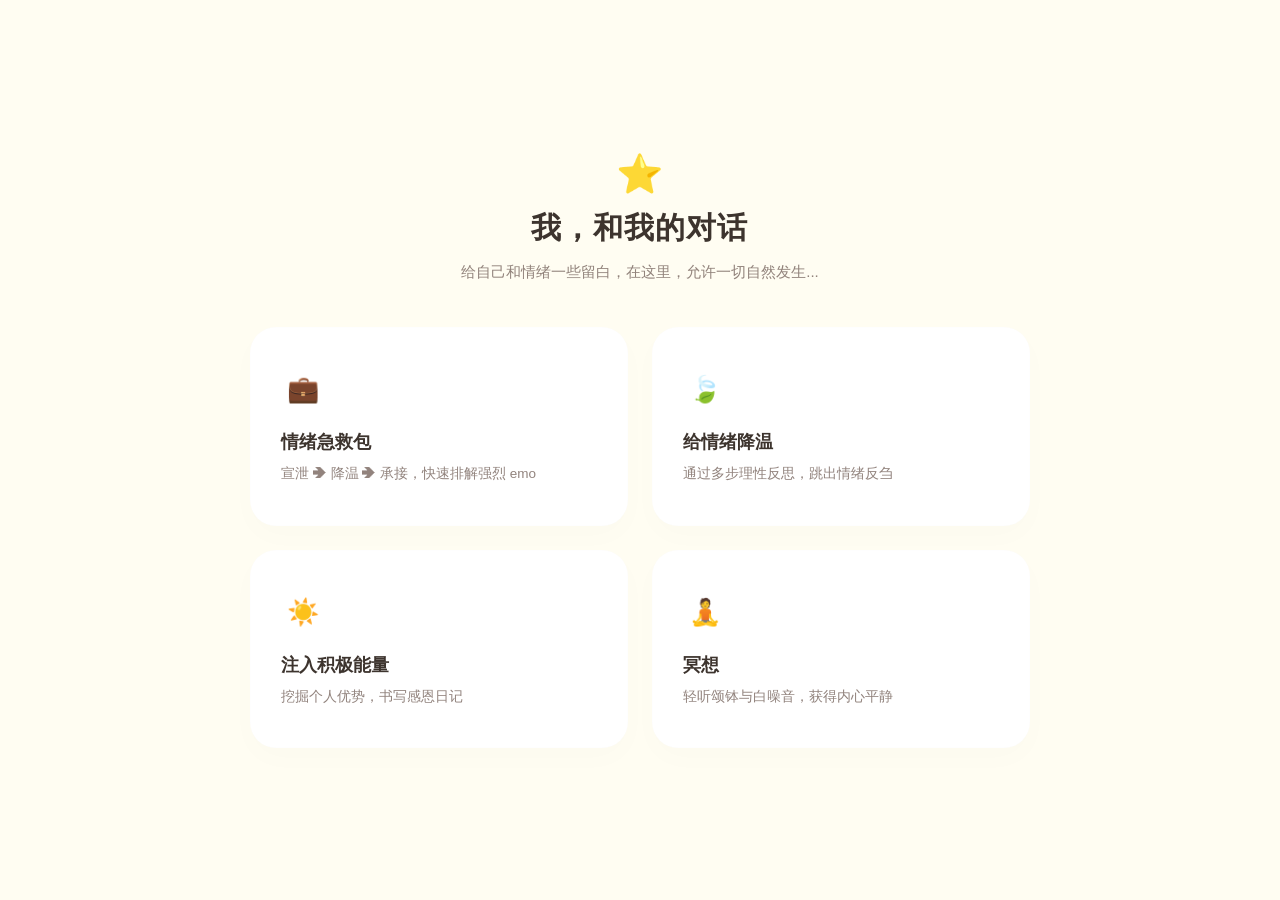
<file: index.html>
<!DOCTYPE html>
<html lang="zh-CN">
<head>
    <meta charset="UTF-8">
    <meta name="viewport" content="width=device-width, initial-scale=1.0, maximum-scale=1.0, user-scalable=no">
    <title>我，和我的对话 - 主首页</title>
    <style>
        /* ========================================================
           🖼️ 【主页卡片独立图标图片素材一键替换中心】
           ======================================================== */
        :root {
            /* 💡 后期如果你有了自己的卡片图标图片，直接把路径写在 url() 里面（例如：url("素材/icon_aid.png")） */
            /* 💡 如果继续维持使用原生 Emoji 符号，请保持其不变或填 none 即可 */
            --custom-icon-img-1: none; /* 情绪急救包 自定义图 */
            --custom-icon-img-2: none; /* 给情绪降温 自定义图 */
            --custom-icon-img-3: none; /* 注入积极能量 自定义图 */
            --custom-icon-img-4: none; /* 正念冥想空间 自定义图 */

            /* 复用截图中最柔和高档的马卡龙浅柔黄底色 */
            --main-yellow-skin-bg: #fffdf2; 
            --text-main-color: #3d342e;
            --text-sub-color: #7f6e67;
        }

        * { margin: 0; padding: 0; box-sizing: border-box; -webkit-user-select: none; user-select: none; }
        
        /* 🛠️ 升级点：让整个主页背景铺满 100vw、100vh 整个电脑视窗 */
        body { 
            background-color: var(--main-yellow-skin-bg); 
            width: 100vw;
            height: 100vh;
            display: flex; 
            align-items: center;
            justify-content: center;
            font-family: -apple-system, BlinkMacSystemFont, "Segoe UI", Roboto, sans-serif; 
            overflow: hidden; 
        }

        /* 🛠️ 升级点：PC端全屏黄金中央面板流式骨架 */
        .pc-fullscreen-center-deck {
            width: 100%;
            max-width: 820px; /* 锁定电脑端最规整的2*2矩阵黄金视觉舒适线 */
            display: flex;
            flex-direction: column;
            align-items: center;
            padding: 20px;
        }

        /* 顶部大标题与星星区域 */
        .main-header-zone {
            text-align: center;
            margin-bottom: 45px;
        }
        .header-star-icon {
            font-size: 38px;
            color: #fab1a0;
            margin-bottom: 12px;
            animation: starGentleGlow 3s infinite ease-in-outAlternate;
        }
        .main-header-zone h1 {
            font-size: 30px;
            color: var(--text-main-color);
            font-weight: 800;
            margin-bottom: 14px;
            letter-spacing: 1px;
        }
        .main-header-zone p {
            font-size: 15px;
            color: var(--text-sub-color);
            opacity: 0.85;
        }

        /* 🛠️ 核心要求：严格维持 2*2 矩阵排列分布不变，并在大屏中央全面等比放大 */
        .grid-matrix-2x2 {
            display: grid;
            grid-template-columns: repeat(2, 1fr); /* 绝对锁死两列 */
            gap: 24px; /* 电脑宽屏呼吸感间距 */
            width: 100%;
        }

        /* 卡片面板细节：优化PC端 Hover 鼠标手势与微阴影融合 */
        .feature-card-item {
            background: #ffffff;
            border-radius: 26px;
            padding: 40px 30px;
            display: flex;
            flex-direction: column;
            align-items: flex-start; /* 图标、标题、描述向左整齐对齐 */
            text-align: left;
            cursor: pointer;
            box-shadow: 0 10px 30px rgba(61, 52, 46, 0.015);
            border: 1px solid rgba(0, 0, 0, 0.005);
            transition: transform 0.35s cubic-bezier(0.25, 1, 0.5, 1), box-shadow 0.35s;
        }
        /* PC专属悬停：卡片微微浮起，产生高档空气感 */
        .feature-card-item:hover {
            transform: translateY(-5px);
            box-shadow: 0 20px 45px rgba(61, 52, 46, 0.05);
        }

        /* 🛠️ 核心机制：自适应图标壳。完美支持后续一键替换为你自己的图片素材 */
        .icon-hub-box {
            width: 44px;
            height: 44px;
            display: flex;
            align-items: center;
            justify-content: center;
            font-size: 26px; /* 原生 Emoji 大小比例 */
            margin-bottom: 18px;
            position: relative;
        }
        /* 当变量检测到图片路径时，自动用伪元素盖在原生文字上方实现100%精准覆盖 */
        .icon-hub-box::after {
            content: '';
            position: absolute;
            top: 0; left: 0; width: 100%; height: 100%;
            background-size: contain;
            background-repeat: no-repeat;
            background-position: center;
            display: none;
        }
        
        /* 独立绑定各位置变量 */
        #hub-1::after { background-image: var(--custom-icon-img-1); }
        #hub-2::after { background-image: var(--custom-icon-img-2); }
        #hub-3::after { background-image: var(--custom-icon-img-3); }
        #hub-4::after { background-image: var(--custom-icon-img-4); }

        /* 自动化路径拦截类名（当变量不为 none 时开启图片渲染） */
        .feature-card-item:has(span) { /* 保持稳定 */ }

        .card-title-text {
            font-size: 18px;
            color: var(--text-main-color);
            font-weight: bold;
            margin-bottom: 10px;
        }
        .card-desc-text {
            font-size: 13.5px;
            color: var(--text-sub-color);
            line-height: 1.55;
            opacity: 0.85;
        }

        @keyframes starGentleGlow { 0% { transform: scale(1); } 50% { transform: scale(1.06); } 100% { transform: scale(1); } }
    </style>
</head>
<body>

    <!-- 🛠️ PC端网页全屏黄金中置主承载舱 -->
    <div class="pc-fullscreen-center-deck">
        
        <!-- 顶部题头区 -->
        <div class="main-header-zone">
            <div class="header-star-icon">⭐</div>
            <h1>我，和我的对话</h1>
            <p>给自己和情绪一些留白，在这里，允许一切自然发生...</p>
        </div>

        <!-- 🛠️ 严格锁死 2×2 横向开阔网格阵列 -->
        <div class="grid-matrix-2x2">
            
            <!-- 卡片 1：情绪急救包 -->
            <div class="feature-card-item" onclick="window.location.href='sos.html'">
                <div class="icon-hub-box" id="hub-1">💼</div>
                <div class="card-title-text">情绪急救包</div>
                <div class="card-desc-text">宣泄 ➔ 降温 ➔ 承接，快速排解强烈 emo</div>
            </div>

            <!-- 卡片 2：给情绪降温 -->
            <div class="feature-card-item" onclick="window.location.href='cooling.html'">
                <div class="icon-hub-box" id="hub-2">🍃</div>
                <div class="card-title-text">给情绪降温</div>
                <div class="card-desc-text">通过多步理性反思，跳出情绪反刍</div>
            </div>

            <!-- 卡片 3：注入积极能量 -->
            <div class="feature-card-item" onclick="window.location.href='energy.html'">
                <div class="icon-hub-box" id="hub-3">☀️</div>
                <div class="card-title-text">注入积极能量</div>
                <div class="card-desc-text">挖掘个人优势，书写感恩日记</div>
            </div>

            <!-- 卡片 4：正念冥想空间 -->
            <div class="feature-card-item" onclick="window.location.href='meditation.html'">
                <div class="icon-hub-box" id="hub-4">🧘</div>
                <div class="card-title-text">冥想</div>
                <div class="card-desc-text">轻听颂钵与白噪音，获得内心平静</div>
            </div>

        </div>

    </div>

    <script>
        // 脚本注入层：自动识别图片路径激活机制，保障图片和 Emoji 的无缝平滑切换
        document.querySelectorAll('.icon-hub-box').forEach(hub => {
            const currentComputedStyle = getComputedStyle(document.documentElement);
            const customImgUrl = currentComputedStyle.getPropertyValue(`--custom-icon-img-${hub.id.split('-')[1]}`).trim();
            if (customImgUrl && customImgUrl !== 'none') {
                // 如果发现图片路径存在，注入特定的微调类名，用你的独立素材图片压制并覆盖文字
                hub.style.color = 'transparent';
                const styleEl = document.createElement('style');
                styleEl.innerHTML = `#${hub.id}::after { display: block; }`;
                document.head.appendChild(styleEl);
            }
        });
    </script>
</body>
</html>
</file>
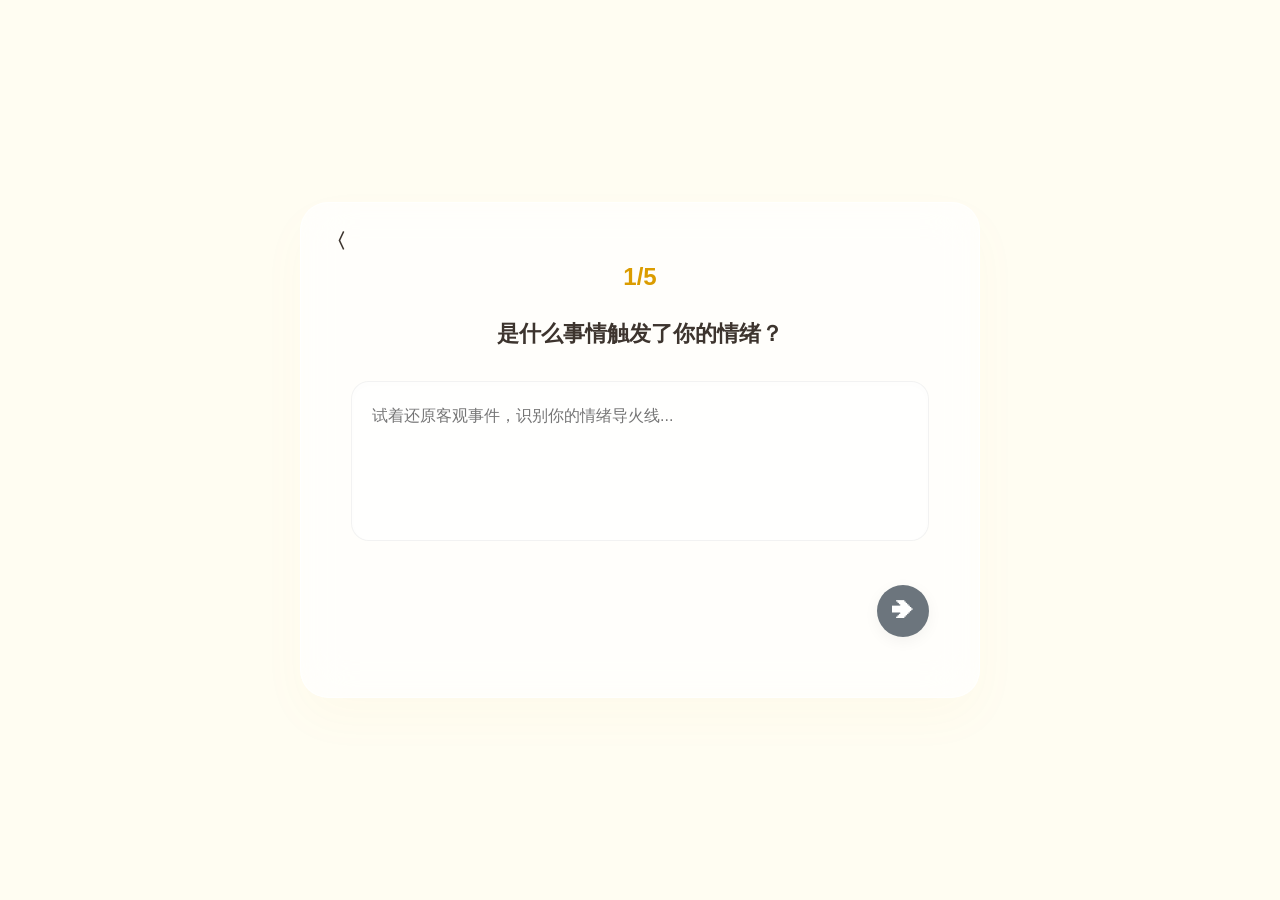
<file: cooling.html>
<!DOCTYPE html>
<html lang="zh-CN">
<head>
    <meta charset="UTF-8">
    <meta name="viewport" content="width=device-width, initial-scale=1.0, maximum-scale=1.0, user-scalable=no">
    <title>给情绪降温</title>
    <link rel="stylesheet" href="style.css"> <!-- 复用主页的柔黄色皮肤 -->
    <style>
        /* ========================================================
           💻 PC 网页端全屏自适应布局重构区
           ======================================================== */
        * { box-sizing: border-box; -webkit-user-select: none; user-select: none; }

        /* 身体拉满全屏，使其在任意电脑分辨率下都能无缝居中对齐 */
        body {
            margin: 0;
            padding: 0;
            width: 100vw;
            min-height: 100vh;
            display: flex;
            align-items: center;
            justify-content: center;
            overflow: hidden;
        }

        /* 🛠️ 升级点：让中央主容器在 PC 端化身为优雅的反思白宣纸大面板 */
        .app-container {
            width: 100%;
            max-width: 680px; /* 电脑端最舒适的黄金阅读与书写宽度 */
            background: rgba(255, 255, 255, 0.65);
            backdrop-filter: blur(25px); -webkit-backdrop-filter: blur(25px);
            border: 1px solid rgba(255, 255, 255, 0.7);
            border-radius: 28px;
            padding: 60px 50px;
            box-shadow: 0 20px 50px rgba(219, 156, 0, 0.03);
            position: relative;
        }

        /* 修正悬浮返回按钮在大屏下的定位 */
        .back-btn {
            position: absolute;
            top: 25px;
            left: 25px;
            font-size: 20px;
            cursor: pointer;
            color: #3d342e;
            font-weight: bold;
            transition: transform 0.2s;
        }
        .back-btn:hover { transform: translateX(-2px); }

        .step-page { display: none; width: 100%; }
        .step-page.active { display: block; animation: coolFadeIn 0.4s ease-out forwards; }
        
        .progress-num { text-align: center; font-size: 24px; color: #db9c00; font-weight: bold; margin-bottom: 25px; }
        .question-title { font-size: 22px; color: #3d342e; line-height: 1.6; margin-bottom: 30px; font-weight: bold; text-align: center; }
        
        /* 🛠️ 升级点：电脑端输入大框，光标书写深度优化 */
        .input-box { 
            width: 100%; 
            height: 160px; 
            background: rgba(255, 255, 255, 0.8); 
            border: 1px solid rgba(0,0,0,0.05); 
            border-radius: 18px; 
            padding: 20px; 
            font-size: 16px; 
            line-height: 1.7;
            color: #333; 
            resize: none; 
            outline: none; 
            -webkit-user-select: text; user-select: text; /* 确保 PC 端键盘能够正常输入 */
            box-shadow: inset 0 2px 8px rgba(0,0,0,0.01); 
            transition: all 0.3s;
            font-family: inherit;
        }
        .input-box:focus { background: #ffffff; border-color: #db9c00; box-shadow: 0 10px 25px rgba(219, 156, 0, 0.05); }
        
        .nav-actions { margin-top: 40px; display: flex; justify-content: flex-end; width: 100%; }
        
        .btn-circle { 
            width: 52px; height: 52px; background: #6c757d; border: none; border-radius: 50%; 
            color: white; font-size: 22px; cursor: pointer; display: flex; justify-content: center; align-items: center; 
            box-shadow: 0 4px 15px rgba(0,0,0,0.05); transition: all 0.25s;
        }
        .btn-circle:hover { transform: scale(1.05); background-color: #495057; }

        @keyframes coolFadeIn { from { opacity: 0; transform: translateY(8px); } to { opacity: 1; transform: translateY(0); } }
    </style>
</head>
<body>

    <div class="app-container">
        <!-- 点击跳回主首页 -->
        <div class="back-btn" onclick="window.location.href='index.html'">〈</div>

        <!-- 第 1 步 -->
        <div class="step-page active" id="cool-1">
            <div class="progress-num">1/5</div>
            <div class="question-title">是什么事情触发了你的情绪？</div>
            <textarea class="input-box" placeholder="试着还原客观事件，识别你的情绪导火线..."></textarea>
            <div class="nav-actions"><button class="btn-circle" onclick="nextCoolStep(1, 2)">➔</button></div>
        </div>

        <!-- 第 2 步 -->
        <div class="step-page" id="cool-2">
            <div class="progress-num">2/5</div>
            <div class="question-title">「自我察觉」你的情绪是怎么样的？</div>
            <textarea class="input-box" placeholder="觉察并写下你当下的内心需求，比如：感到憋屈、渴望被理解..."></textarea>
            <div class="nav-actions"><button class="btn-circle" onclick="nextCoolStep(2, 3)">➔</button></div>
        </div>

        <!-- 第 3 步 -->
        <div class="step-page" id="cool-3">
            <div class="progress-num">3/5</div>
            <div class="question-title">如果给现在的愤怒/焦虑程度打分？(0-100)</div>
            <input type="number" class="input-box" style="height: 60px;" placeholder="写下一个直观的数字">
            <div class="nav-actions"><button class="btn-circle" onclick="nextCoolStep(3, 4)">➔</button></div>
        </div>

        <!-- 第 4 步 -->
        <div class="step-page" id="cool-4">
            <div class="progress-num">4/5</div>
            <div class="question-title">你对这件事背后的想法或假设是什么？</div>
            <textarea class="input-box" placeholder="是不是脑海里有一些固有的糟糕解释在影响你？"></textarea>
            <div class="nav-actions"><button class="btn-circle" onclick="nextCoolStep(4, 5)">➔</button></div>
        </div>

        <!-- 第 5 步 -->
        <div class="step-page" id="cool-5">
            <div class="progress-num">5/5</div>
            <div class="question-title">这次你可以做点什么，来更好地关怀和缓解自己？</div>
            <textarea class="input-box" placeholder="写下一件立刻可以去做的舒适小事..."></textarea>
            <div class="nav-actions"><button class="btn-circle" style="background-color: #2a9d8f;" onclick="finishCool()">✓</button></div>
        </div>
    </div>

    <script>
        function nextCoolStep(curr, next) {
            document.getElementById(`cool-${curr}`).classList.remove('active');
            document.getElementById(`cool-${next}`).classList.add('active');
        }
        function finishCool() {
            alert("🌿 降温日记记录成功。把纷乱的想法写在纸上，大脑就已经清空了一半，做得很好！");
            window.location.href = 'index.html';
        }
    </script>
</body>
</html>
</file>
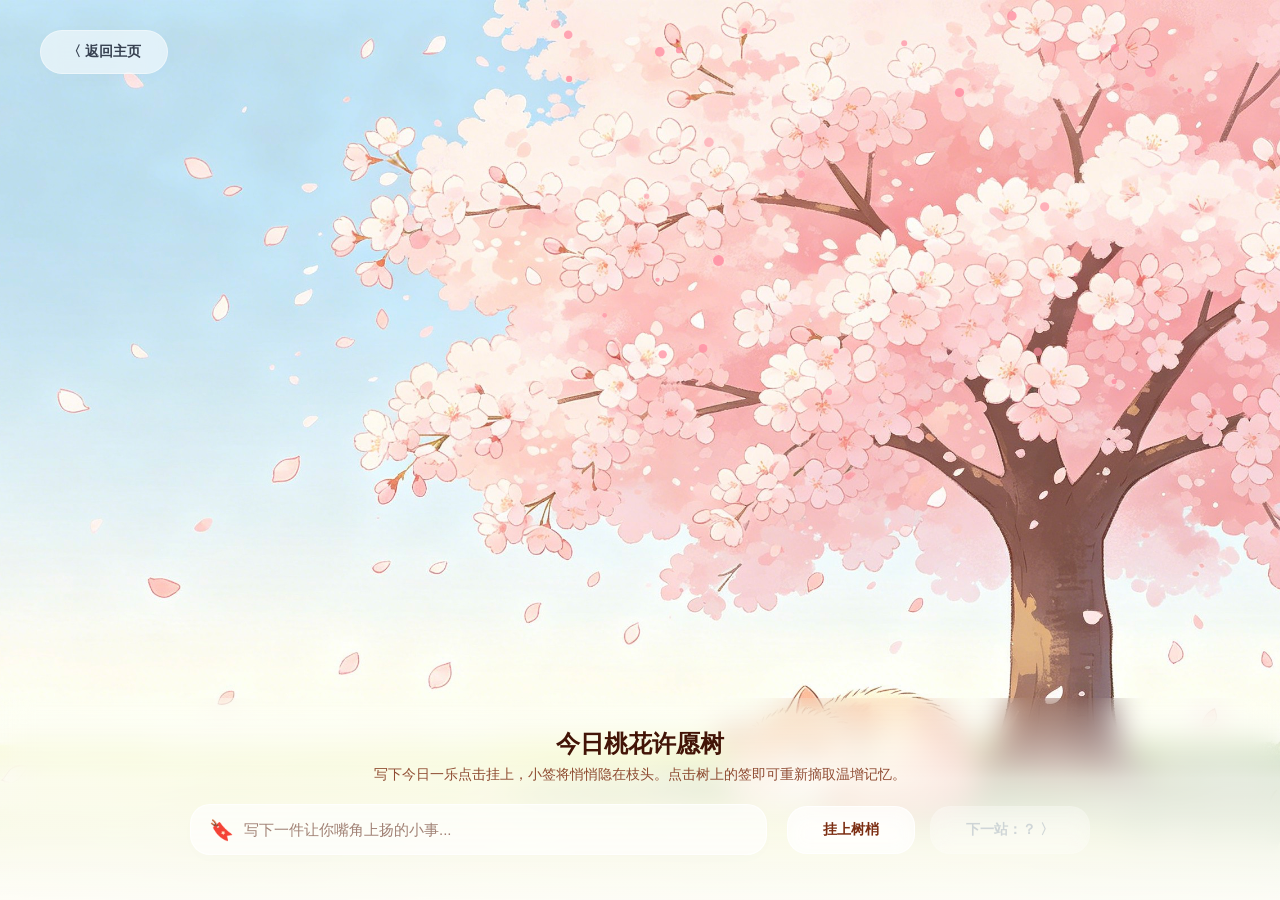
<file: energy.html>
<!DOCTYPE html>
<html lang="zh-CN">
<head>
    <meta charset="UTF-8">
    <meta name="viewport" content="width=device-width, initial-scale=1.0, maximum-scale=1.0, user-scalable=no">
    <title>古风桃花树许愿签 PC全屏网页版</title>
    <link rel="stylesheet" href="energy_style.css">
</head>
<body>

    <!-- 全局返回按钮 -->
    <div class="global-back-btn" onclick="window.location.href='index.html'">〈 返回主页</div>

    <!-- ================= 阶段一：全景远景桃花树许愿 ================= -->
    <div class="energy-container active" id="scene-1">
        
        <div class="peach-tree-stage-fullscreen" id="stage-wrapper">
            <!-- 满屏纷纷扬扬落花画布 -->
            <canvas id="petal-canvas"></canvas>
            <!-- 100% 全景远景画布 -->
            <canvas id="tree-canvas"></canvas>
            
            <!-- 🛠️ 核心机制：后期如果替换了你自己的大树图片，图片会全自动作为背景亮起在该容器内 -->
            <div id="custom-tree-image-layer"></div>
            
            <!-- 树上许愿签容器 -->
            <div id="wish-tags-container"></div>

            <!-- 点击树上任意一个许愿签时，弹出的查阅宣纸小牌层 -->
            <div class="wish-reveal-popup" id="reveal-popup">
                <div class="close-popup-badge" onclick="closeWishPopup(event)">×</div>
                <div class="popup-title">📜 摘下的许愿签</div>
                <p class="popup-content" id="reveal-text">这里是内容</p>
            </div>
        </div>

        <!-- 底部操纵卡槽 -->
        <div class="bottom-floating-zone-pc">
            <div class="floating-header">
                <h2>今日桃花许愿树</h2>
                <p>写下今日一乐点击挂上，小签将悄悄隐在枝头。点击树上的签即可重新摘取温增记忆。</p>
            </div>

            <!-- 核心长条操作栏 -->
            <div class="pc-action-bar-row">
                <div class="wish-card-input-box-pc">
                    <span class="wish-pin">🔖</span>
                    <input type="text" class="gratitude-input" id="g-1" placeholder="写下一件让你嘴角上扬的小事..." onkeydown="if(event.key==='Enter') hangWishTag()">
                </div>
                <div class="pink-streamer" id="wish-streamer"></div> 
                
                <div class="action-btn-group-pc">
                    <button class="glass-energy-btn-pc" id="submit-wish-btn" onclick="hangWishTag()">挂上树梢</button>
                    <button class="glass-energy-btn-pc btn-secondary disabled" id="next-btn-1" disabled onclick="changeScene('scene-1', 'scene-3')">下一站：？ 〉</button>
                </div>
            </div>
        </div>
    </div>

    <!-- ================= 阶段三：100件小事治愈大转盘 ================= -->
    <div class="energy-container-fullscreen" id="scene-3">
        <div class="header-panel text-center">
            <h2>哄自己开心的 100 件小事</h2>
            <p>能量充满！最后，让宇宙为你随机抽取一件当下的治愈行动指南吧。</p>
        </div>

        <div class="wheel-wrapper">
            <div class="wheel-pointer-top"></div>
            <div class="macaron-wheel" id="wheel-plate">
                <div class="sector-text" style="transform: rotate(15deg);"><span>吃冰淇淋</span></div>
                <div class="sector-text" style="transform: rotate(45deg);"><span>听纯音乐</span></div>
                <div class="sector-text" style="transform: rotate(75deg);"><span>发呆五分钟</span></div>
                <div class="sector-text" style="transform: rotate(105deg);"><span>大懒腰</span></div>
                <div class="sector-text" style="transform: rotate(135deg);"><span>晒太阳</span></div>
                <div class="sector-text" style="transform: rotate(165deg);"><span>看云朵</span></div>
                <div class="sector-text" style="transform: rotate(195deg);"><span>给猫招手</span></div>
                <div class="sector-text" style="transform: rotate(225deg);"><span>喝杯温水</span></div>
                <div class="sector-text" style="transform: rotate(255deg);"><span>拍张风景</span></div>
                <div class="sector-text" style="transform: rotate(285deg);"><span>买一束花</span></div>
                <div class="sector-text" style="transform: rotate(315deg);"><span>闭眼冥想</span></div>
                <div class="sector-text" style="transform: rotate(345deg);"><span>洗热水澡</span></div>
            </div>
            <div class="wheel-center-btn" onclick="spinTheWheel()">开始</div>
        </div>

        <div class="pop-card-overlay" id="result-popup">
            <div class="result-card">
                <h3>✨ 今日治愈指南 ✨</h3>
                <h1 id="todo-title">去买个冰淇淋</h1>
                <p>现在就动身去完成这件快乐的小事吧，抱抱优秀的你！爱你老己，下次见！</p>
                <button class="glass-energy-btn-long-fixed" style="margin-top:25px;" onclick="window.location.href='index.html'">完成注入</button>
            </div>
        </div>
    </div>

    <!-- ========================================================
         🧠 JavaScript 核心远景自适应与斜向落花风向对齐引擎
         ======================================================== -->
    <script>
        // 外部素材一键替换面板
        const GLOBAL_ASSETS_HUB = {
            images: { customTreeSprite: '', customGrassSprite: '' }
        };

        let petalsArray = []; let wishTagsList = []; let branchNodes = []; let petalCanvas, petalCtx, treeCanvas, treeCtx; let isFullBloom = false; 
        let usingCustomImage = false; 

        window.onload = function() { 
            checkAssetMode();
            buildPeachTreeWithGrass(); 
            initPetalRainEngine(); 
        };
        
        function changeScene(curr, next) { 
            document.getElementById(curr).classList.remove('active'); 
            document.getElementById(next).classList.add('active'); 
        }

        function checkAssetMode() {
            const currentComputedStyle = getComputedStyle(document.documentElement);
            const customTreeImg = currentComputedStyle.getPropertyValue('--pc-custom-tree-image').trim().replace(/['"]/g, '');
            const imgLayer = document.getElementById('custom-tree-image-layer');
            
            if (customTreeImg && customTreeImg !== 'none') {
                usingCustomImage = true;
                imgLayer.style.display = 'block';
            } else {
                usingCustomImage = false;
                imgLayer.style.display = 'none';
            }
        }
        
        function buildPeachTreeWithGrass() { 
            treeCanvas = document.getElementById('tree-canvas'); treeCtx = treeCanvas.getContext('2d'); 
            treeCanvas.width = window.innerWidth; treeCanvas.height = window.innerHeight; 
            treeCtx.clearRect(0, 0, treeCanvas.width, treeCanvas.height); branchNodes = []; 
            
            let grassGradient = treeCtx.createLinearGradient(0, treeCanvas.height - 180, 0, treeCanvas.height); 
            grassGradient.addColorStop(0, 'rgba(187, 247, 208, 0.9)'); grassGradient.addColorStop(1, '#4ade80'); 
            treeCtx.fillStyle = grassGradient; treeCtx.beginPath(); treeCtx.moveTo(0, treeCanvas.height - 180); 
            treeCtx.bezierCurveTo(treeCanvas.width * 0.25, treeCanvas.height - 210, treeCanvas.width * 0.75, treeCanvas.height - 150, treeCanvas.width, treeCanvas.height - 180); 
            treeCtx.lineTo(treeCanvas.width, treeCanvas.height); treeCtx.lineTo(0, treeCanvas.height); treeCtx.closePath(); treeCtx.fill(); 
            
            if (usingCustomImage) return; 

            function drawBranch(startX, startY, len, angle, branchWidth) { 
                treeCtx.beginPath(); treeCtx.save(); treeCtx.strokeStyle = "#4a2c11"; treeCtx.lineWidth = branchWidth; treeCtx.translate(startX, startY); treeCtx.rotate(angle * Math.PI / 180); treeCtx.moveTo(0, 0); treeCtx.lineTo(0, -len); treeCtx.stroke(); 
                if (len < 32 && len > 8) { let currentMatrix = treeCtx.getTransform(); branchNodes.push({ x: currentMatrix.e, y: currentMatrix.f - len * 0.5 }); } 
                if (len < 8) { 
                    let bloomDensity = isFullBloom ? 12 : 5; 
                    for (let i = 0; i < bloomDensity; i++) { 
                        treeCtx.beginPath(); treeCtx.fillStyle = i % 2 === 0 ? "rgba(255, 192, 203, 0.95)" : "rgba(255, 143, 163, 0.95)"; 
                        let offsetX = Math.random() * 24 - 12; let offsetY = -len + (Math.random() * 24 - 12); 
                        treeCtx.arc(offsetX, offsetY, Math.random() * 5 + 4 , 0, Math.PI * 2); treeCtx.fill(); 
                    } 
                    treeCtx.restore(); return; 
                } 
                drawBranch(0, -len, len * 0.75, angle + (Math.random() * 15 + 12), branchWidth * 0.72); 
                drawBranch(0, -len, len * 0.75, angle - (Math.random() * 15 + 12), branchWidth * 0.72); treeCtx.restore(); 
            } 
            drawBranch(treeCanvas.width / 2, treeCanvas.height - 290, treeCanvas.height * 0.17, 0, 15); 
        }
        
        // 🛠️ 核心重构：自右上向左下倾斜飘落的落花引擎
        function initPetalRainEngine() { 
            petalCanvas = document.getElementById('petal-canvas'); 
            petalCtx = petalCanvas.getContext('2d'); 
            petalCanvas.width = window.innerWidth; 
            petalCanvas.height = window.innerHeight; 
            petalsArray = []; 
            // 初始生成一波
            generateSinglePetal(25); 
            loopPetalsEngine(); 
        }

        function generateSinglePetal(count) { 
            for(let i=0; i<count; i++) { 
                // 🛠️ 限制诞生区域：只在屏幕中右侧树冠上方及内部诞生（防止左侧平白无故出花瓣）
                let spawnX = (window.innerWidth * 0.45) + (Math.random() * window.innerWidth * 0.5); 
                // 让一部分花瓣从最顶端落入，一部分直接在树冠中间（Y轴10%~45%之间）出生，显得更有层次
                let spawnY = Math.random() * (window.innerHeight * 0.45) - 30; 

                petalsArray.push({ 
                    x: spawnX, 
                    y: spawnY, 
                    size: Math.random() * 3.5 + 2, 
                    speedY: Math.random() * 0.7 + 0.6,       // 向下的重力速度
                    speedX: -(Math.random() * 0.9 + 0.8),    // 🛠️ 锁死为负数：强制所有花瓣产生横向往左飘的推力
                    opacity: Math.random() * 0.4 + 0.5, 
                    swingRange: Math.random() * 15 + 10, 
                    swingSpeed: Math.random() * 0.02 + 0.01 
                }); 
            } 
        }

        function loopPetalsEngine() { 
            petalCtx.clearRect(0, 0, petalCanvas.width, petalCanvas.height); 
            let randomProbability = isFullBloom ? 0.4 : 0.07; 
            if (Math.random() < randomProbability) { 
                generateSinglePetal(1); 
            } 
            
            petalsArray.forEach((p, index) => { 
                // 🛠️ 物理轨迹联动：Y轴向下，X轴向左，形成完美的右上到左下抛物线
                p.y += p.speedY; 
                p.x += p.speedX + Math.sin(p.y * p.swingSpeed) * 0.15; // 叠加微弱的空气阻力摆动
                
                petalCtx.beginPath(); 
                petalCtx.arc(p.x, p.y, p.size, 0, Math.PI * 2); 
                petalCtx.fillStyle = `rgba(255, 143, 163, ${p.opacity})`; 
                petalCtx.fill(); 
                
                // 边界回收条件：跑出屏幕底部或者完全移出屏幕左侧时，从数组安全移除
                if(p.y > petalCanvas.height || p.x < -20) { 
                    petalsArray.splice(index, 1); 
                } 
            }); 
            requestAnimationFrame(loopPetalsEngine); 
        }
        
        function hangWishTag() { 
            const input = document.getElementById('g-1'); const contentText = input.value.trim(); if(!contentText) return; input.setAttribute('disabled', 'true'); 
            const streamer = document.getElementById('wish-streamer'); streamer.classList.remove('fly-active'); void streamer.offsetWidth; streamer.classList.add('fly-active'); 
            
            setTimeout(() => { 
                let targetX = window.innerWidth * 0.5;
                let targetY = window.innerHeight * 0.4;

                if (usingCustomImage) {
                    // 精准对齐你提供的新素材猫咪大树图的树枝主骨架坐标范围（完美咬合不乱飘）
                    const pcFixedAnchors = [
                        { x: 0.54, y: 0.32 }, // 右侧核心繁花枝
                        { x: 0.46, y: 0.35 }, // 左侧核心分叉点
                        { x: 0.62, y: 0.28 }, // 右上方高处梢
                        { x: 0.49, y: 0.25 }, // 正中央顶层花簇
                        { x: 0.38, y: 0.40 }, // 左侧舒展侧树枝
                        { x: 0.58, y: 0.42 }  // 右下侧压低的主枝
                    ];
                    const luckyAnchor = pcFixedAnchors[Math.floor(Math.random() * pcFixedAnchors.length)];
                    targetX = window.innerWidth * luckyAnchor.x;
                    targetY = window.innerHeight * luckyAnchor.y;
                } else {
                    if (branchNodes.length > 0) { 
                        let randomNode = branchNodes[Math.floor(Math.random() * branchNodes.length)]; 
                        targetX = randomNode.x; targetY = randomNode.y;
                    } 
                }

                const newTagData = { id: 'wish-tag-' + Date.now(), text: contentText, x: targetX, y: targetY }; wishTagsList.push(newTagData); 
                const tagDOM = document.createElement('div'); tagDOM.className = 'tree-wish-tag'; tagDOM.id = newTagData.id; tagDOM.style.left = (newTagData.x - 12) + 'px'; tagDOM.style.top = (newTagData.y) + 'px'; 
                tagDOM.onclick = function(e) { e.stopPropagation(); openWishPopup(newTagData.text); }; 
                tagDOM.innerHTML = `<div class="tag-string">📌</div><div class="tag-body"><span>✨</span></div>`; document.getElementById('wish-tags-container').appendChild(tagDOM); 
                
                setTimeout(() => { tagDOM.classList.add('tag-hanged-active'); }, 20); 
                isFullBloom = true; buildPeachTreeWithGrass(); generateSinglePetal(30); input.removeAttribute('disabled'); input.value = ''; input.focus(); 
                const nextBtn = document.getElementById('next-btn-1'); nextBtn.removeAttribute('disabled'); nextBtn.classList.remove('disabled'); 
            }, 400); 
        }
        function openWishPopup(text) { const popup = document.getElementById('reveal-popup'); document.getElementById('reveal-text').innerText = text; popup.classList.add('pop-active'); }
        function closeWishPopup(e) { if(e) e.stopPropagation(); document.getElementById('reveal-popup').classList.remove('pop-active'); }
        document.getElementById('stage-wrapper').onclick = function() { closeWishPopup(null); };

        const events = ["去吃个冰淇淋", "去听一首纯音乐", "闭上眼睛发呆五分钟", "舒服地伸个大懒腰", "拉开窗帘晒晒太阳", "抬头看看天空的云朵", "去对路边的流浪猫招手", "慢慢喝下一杯温热的水", "用手机拍一张身边的风景", "下楼为自己买一束花", "闭上双眼进行正念冥想", "舒舒服服洗个热水澡"];
        
        let isSpinning = false; let currentDegree = 0;
        function spinTheWheel() { 
            if(isSpinning) return; 
            isSpinning = true; 
            const wheel = document.getElementById('wheel-plate'); 
            const randomIndex = Math.floor(Math.random() * 12); 
            const targetSectorDeg = randomIndex * 30; 
            const totalRotateDeg = currentDegree + 1800 + (360 - targetSectorDeg); 
            currentDegree = totalRotateDeg; 
            wheel.style.transform = `rotate(${totalRotateDeg}deg)`; 
            
            setTimeout(() => { 
                document.getElementById('todo-title').innerText = events[randomIndex]; 
                document.getElementById('result-popup').classList.add('show'); 
                isSpinning = false; 
            }, 4200); 
        }
        
        window.addEventListener('resize', () => { buildPeachTreeWithGrass(); if(petalCanvas) { petalCanvas.width = window.innerWidth; petalCanvas.height = window.innerHeight; } });
    </script>
</body>
</html>
</file>
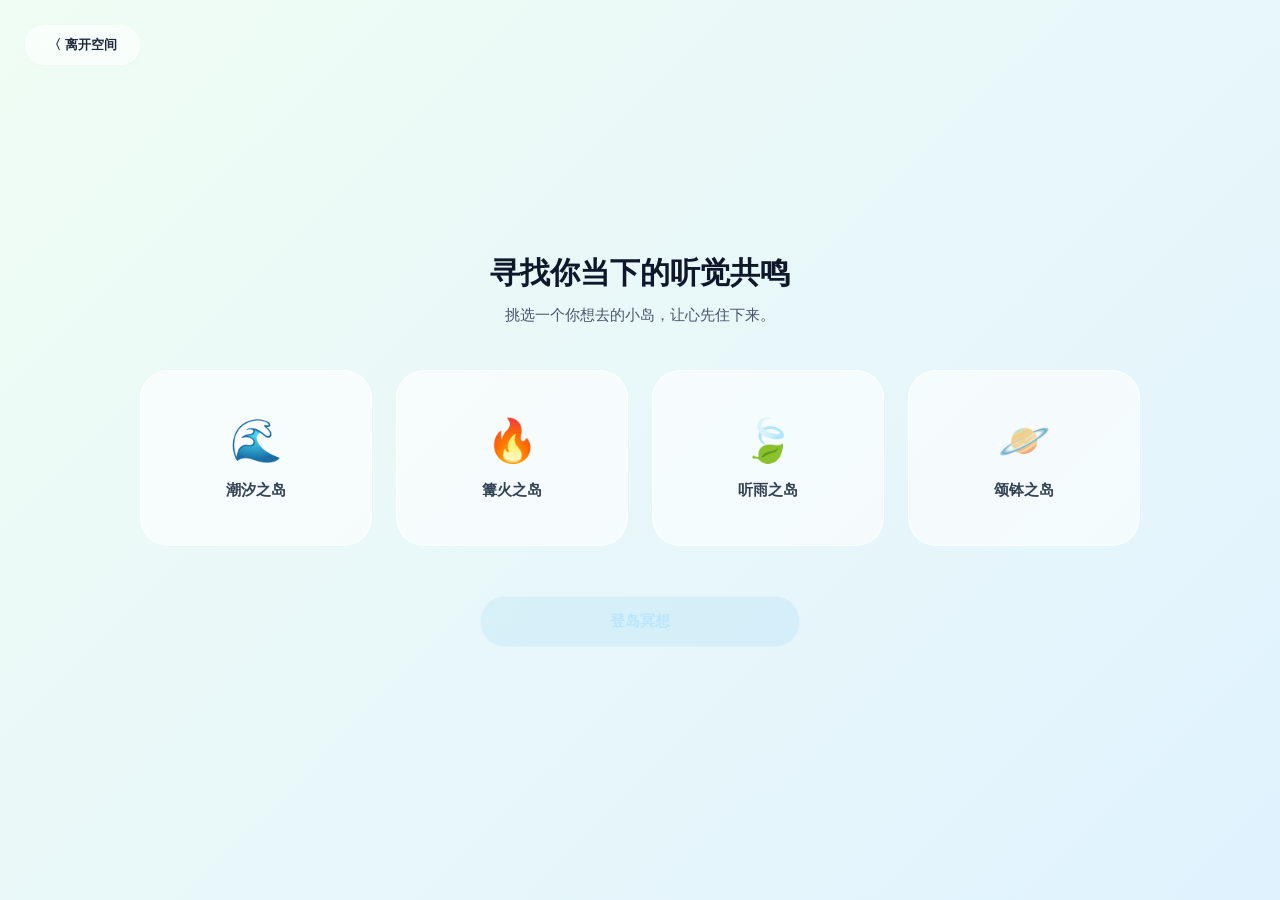
<file: meditation.html>
<!DOCTYPE html>
<html lang="zh-CN">
<head>
    <meta charset="UTF-8">
    <meta name="viewport" content="width=device-width, initial-scale=1.0, maximum-scale=1.0, user-scalable=no">
    <title>正念冥想空间 纯净极细单向全屏波纹版</title>
    <link rel="stylesheet" href="meditation_style.css">
</head>
<body>

    <!-- 全局悬浮返回按钮 -->
    <div class="global-back-btn" onclick="triggerExitConfirmation()">〈 离开空间</div>

    <!-- 原生音频播放标签 -->
    <audio id="bg-audio" loop></audio>

    <!-- ================= 阶段一：声音岛屿选择 ================= -->
    <div class="med-container active" id="scene-1">
        <div class="med-header">
            <h2>寻找你当下的听觉共鸣</h2>
            <p>挑选一个你想去的小岛，让心先住下来。</p>
        </div>

        <div class="island-grid">
            <div class="island-bubble" id="bubble-wave" onclick="selectIsland('wave')">
                <span class="island-emoji">🌊</span>
                <span class="island-name">潮汐之岛</span>
            </div>
            <div class="island-bubble" id="bubble-fire" onclick="selectIsland('fire')">
                <span class="island-emoji">🔥</span>
                <span class="island-name">篝火之岛</span>
            </div>
            <div class="island-bubble" id="bubble-rain" onclick="selectIsland('rain')">
                <span class="island-emoji">🍃</span>
                <span class="island-name">听雨之岛</span>
            </div>
            <div class="island-bubble" id="bubble-bowl" onclick="selectIsland('bowl')">
                <span class="island-emoji">🪐</span>
                <span class="island-name">颂钵之岛</span>
            </div>
        </div>

        <button class="med-btn disabled" id="start-med-btn" disabled onclick="enterScene2()">登岛冥想</button>
    </div>

    <!-- ================= 阶段二：正念沉浸冥想 ================= -->
    <div class="med-container-fullscreen" id="scene-2">
        
        <!-- 右上角单纯时间显示器 -->
        <div class="timer-control-center">
            <div class="timer-pill-btn-readonly">
                <span class="timer-icon">⏳</span>
                <span id="med-timer">01:00</span>
            </div>
        </div>

        <!-- 全屏主画布 -->
        <canvas id="meditation-canvas"></canvas>

        <!-- 核心中心触控球 -->
        <div class="meditation-core-zone">
            <div class="resonance-ball" id="main-ball" 
                 onmousedown="handleBallPressStart(event)" onmouseup="handleBallPressEnd()" onmouseleave="handleBallPressEnd()"
                 ontouchstart="handleBallPressStart(event)" ontouchend="handleBallPressEnd()">
                <span id="ball-center-text">连接</span>
            </div>
        </div>

        <!-- 底部模式分流面板 -->
        <div class="med-control-panel" id="control-panel">
            <p class="med-tip-text" id="med-prompt">选择你的冥想姿态：</p>
            <div class="med-mode-toggle">
                <button class="mode-btn active" id="mode-a-btn" onclick="switchMode('A')">👆 指尖锚定 (长按)</button>
                <button class="mode-btn" id="mode-b-btn" onclick="switchMode('B')">🍃 彻底放空 (发呆)</button>
            </div>
        </div>

        <!-- 【启程确认】遮罩面板 -->
        <div class="med-modal-overlay active-flex" id="start-confirm-overlay">
            <div class="med-confirm-card">
                <div class="confirm-decoration-leaf">🍃</div>
                <h3 id="confirm-island-title">准备进入正念空间</h3>
                
                <div class="confirm-time-selector-row">
                    <p class="selector-label">选择冥想时长：</p>
                    <div class="confirm-time-options-grid">
                        <div class="confirm-time-opt active" onclick="changeMeditationTimeDirect(1, this)">1min</div>
                        <div class="confirm-time-opt" onclick="changeMeditationTimeDirect(5, this)">5min</div>
                        <div class="confirm-time-opt" onclick="changeMeditationTimeDirect(10, this)">10min</div>
                        <div class="confirm-time-opt" onclick="changeMeditationTimeDirect(20, this)">20min</div>
                        <div class="confirm-time-opt" onclick="changeMeditationTimeDirect(30, this)">30min</div>
                        <div class="confirm-time-opt" onclick="changeMeditationTimeDirect(60, this)">60min</div>
                    </div>
                </div>

                <p class="confirm-desc-text">请调整坐姿，尽量让身体保持舒适。准备好后，点击下方按钮开启疗愈之旅。</p>
                <button class="med-btn" style="margin-top:10px;" id="real-trigger-play-btn" onclick="confirmAndStartMeditation()">开启正念</button>
            </div>
        </div>

        <!-- 中断正念确认遮罩面板 -->
        <div class="med-modal-overlay" id="exit-confirm-overlay">
            <div class="med-confirm-card">
                <div class="confirm-decoration-leaf" style="color: #be123c;">⏳</div>
                <h3>正念正在进行中</h3>
                <p class="confirm-desc-text" style="color: #64748b;">当下的沉浸来之不易，浮躁的想法总会拉扯我们。确定要提前中断这场心灵疗愈吗？</p>
                <div class="confirm-btn-row">
                    <button class="confirm-sub-btn cancel-btn" onclick="cancelExitAndResume()">继续保持</button>
                    <button class="confirm-sub-btn secure-exit-btn" onclick="secureExitMeditation()">确认离开</button>
                </div>
            </div>
        </div>

    </div>

    <!-- ================= 阶段三：今日能量留白 ================= -->
    <div class="med-container" id="scene-3">
        <div class="letter-overlay">
            <div class="letter-box" onclick="openLetter(this)">
                <div class="envelope-top"></div>
                <div class="letter-preview">💌 展开宇宙的悄悄话</div>
                <div class="letter-content">
                    <h3>给亲爱的旅人：</h3>
                    <p id="universe-words">正在为你拆开内心的信件...</p>
                    <button class="med-btn" style="margin-top:30px;" onclick="window.location.href='index.html'">带走力量</button>
                </div>
            </div>
        </div>
    </div>

    <script>
        // 🛠️ 铁壁防御第一层：锁死四大岛屿原生中文字符绝对路径映射库
        const ABSOLUTE_ASSETS_HUB = {
            wave: { audio: "潮汐.mp3", name: "潮汐之岛" },
            fire: { audio: "篝火.mp3", name: "篝火之岛" },
            rain: { audio: "听雨.mp3", name: "听雨之岛" },
            bowl: { audio: "钵体.mp3", name: "颂钵之岛" }
        };

        const ISLAND_THEME_MAP = {
            wave: { key: 'wave', cssClass: 'theme-island-wave' },
            fire: { key: 'fire', cssClass: 'theme-island-fire' },
            rain: { key: 'rain', cssClass: 'theme-island-rain' },
            bowl: { key: 'bowl', cssClass: 'theme-island-bowl' }
        };

        const UNIVERSE_MESSAGES = [
            "允许自己偶尔的停滞和无能为力，那是你灵魂在偷偷休息。",
            "你不需要随时随地保持正确和完美，更不需要随时随地保持坚强。",
            "轻舟已过万重山，那些你曾以为跨不过去的坎，如今都成了风景。",
            "把今天所有的兵荒马乱都留在身后吧，此时此刻，就这样静静地坐着，闭上眼睛，深呼吸。",
        ];

        let selectedIslandKey = null; let currentMode = 'A'; let isPressingBall = false; let medCountdownTimer = null; 
        let defaultMinutes = 1; let timeLeft = 60; let isMeditationStarted = false; let isClockPaused = false;
        let mainCanvas = null; let mainCtx = null; let starParticles = []; let rippleRingsArray = []; let canvasAnimationId = null;

        function selectIsland(key) {
            selectedIslandKey = key;
            document.querySelectorAll('.island-bubble').forEach(b => b.classList.remove('selected'));
            document.getElementById(`bubble-${key}`).classList.add('selected');
            const btn = document.getElementById('start-med-btn'); btn.removeAttribute('disabled'); btn.classList.remove('disabled');
            
            // 🛠️ 铁壁防御第二层：用户在第一页刚点中岛屿时，就立刻在后台静默预加载音频资源，斩断延迟
            const audio = document.getElementById('bg-audio');
            audio.src = ABSOLUTE_ASSETS_HUB[key].audio;
            audio.load(); 
        }

        function enterScene2() {
            const themeConfig = ISLAND_THEME_MAP[selectedIslandKey];
            const scene2 = document.getElementById('scene-2');
            
            document.body.className = themeConfig.cssClass;
            timeLeft = defaultMinutes * 60; 
            updateTimerDisplay();

            document.getElementById('confirm-island-title').innerText = `准备进入 ${ABSOLUTE_ASSETS_HUB[selectedIslandKey].name}`;
            document.getElementById('start-confirm-overlay').classList.add('active-flex');
            document.getElementById('exit-confirm-overlay').classList.remove('active-flex');

            isMeditationStarted = false;
            isClockPaused = false;

            initCanvasEngine(themeConfig.key);
            switchMode('A');
            document.getElementById('scene-1').classList.remove('active');
            scene2.classList.add('active');
        }

        function changeMeditationTimeDirect(minutes, element) {
            defaultMinutes = minutes;
            timeLeft = minutes * 60;
            updateTimerDisplay();
            document.querySelectorAll('.confirm-time-opt').forEach(opt => opt.classList.remove('active'));
            element.classList.add('active');
        }

        // 🛠️ 铁壁防御第三层：终极高可靠点击解锁重连算法
        function confirmAndStartMeditation() {
            document.getElementById('start-confirm-overlay').classList.remove('active-flex');
            isMeditationStarted = true;

            const themeConfig = ISLAND_THEME_MAP[selectedIslandKey];
            const audio = document.getElementById('bg-audio');

            // 1. 读取变量路径
            const currentComputedStyle = getComputedStyle(document.documentElement);
            let audioUrl = currentComputedStyle.getPropertyValue(`--${themeConfig.key}-audio-src`).trim().replace(/['"]/g, '');
            
            // 2. 交叉验证路径：如果为空，立刻用硬编码路径顶上
            if (!audioUrl || audioUrl === '') {
                audioUrl = ABSOLUTE_ASSETS_HUB[selectedIslandKey].audio;
            }

            // 3. 强行建立音轨绑定
            audio.src = audioUrl; 
            audio.volume = 0;
            
            // 4. 建立万无一失的自愈容错捕获器
            let playPromise = audio.play();
            if (playPromise !== undefined) {
                playPromise.then(() => {
                    // 成功出声，线性柔和拉高音量
                    fadeAudioIn(audio, 2200);
                }).catch(error => {
                    console.log("遇到特殊环境拦截，正在执行无缝二次重连重启...");
                    // 兜底补救：如果刚才因为路径或者格式报错了，强制重置音轨格式重新注入，彻底击穿异常
                    audio.src = ABSOLUTE_ASSETS_HUB[selectedIslandKey].audio;
                    audio.load();
                    audio.play().then(() => { fadeAudioIn(audio, 2200); });
                });
            }

            if (currentMode === 'B') {
                startMeditationClock();
            }
        }

        function triggerExitConfirmation() {
            if (!isMeditationStarted) { secureExitMeditation(); return; }
            isClockPaused = true;
            document.getElementById('exit-confirm-overlay').classList.add('active-flex');
        }

        function cancelExitAndResume() {
            document.getElementById('exit-confirm-overlay').classList.remove('active-flex');
            isClockPaused = false;
        }

        function secureExitMeditation() {
            if (canvasAnimationId) cancelAnimationFrame(canvasAnimationId);
            const audio = document.getElementById('bg-audio');
            audio.pause(); audio.src = ''; document.body.className = '';
            document.getElementById('exit-confirm-overlay').classList.remove('active-flex');
            window.location.href = 'index.html';
        }

        function updateTimerDisplay() {
            const timerDiv = document.getElementById('med-timer');
            let min = Math.floor(timeLeft / 60); let sec = timeLeft % 60;
            timerDiv.innerText = `${min < 10 ? '0'+min : min}:${sec < 10 ? '0'+sec : sec}`;
        }

        function initCanvasEngine(islandKey) {
            mainCanvas = document.getElementById('meditation-canvas'); mainCtx = mainCanvas.getContext('2d');
            resizeCanvas();
            const currentComputedStyle = getComputedStyle(document.documentElement);
            const particleCount = parseInt(currentComputedStyle.getPropertyValue('--particles-total-count')) || 120;
            
            starParticles = [];
            for(let i = 0; i < particleCount; i++) {
                starParticles.push({
                    x: Math.random() * mainCanvas.width, y: Math.random() * mainCanvas.height,
                    size: Math.random() * 1.8 + 1.2, opacity: Math.random() * 0.4 + 0.1,
                    speedY: (Math.random() * 0.12 + 0.04), speedX: (Math.random() * 0.08 - 0.04)
                });
            }

            rippleRingsArray = [];
            const stepDistance = parseFloat(currentComputedStyle.getPropertyValue('--rings-空气感-space-gap')) || 80;
            for(let i = 0; i < 7; i++) { rippleRingsArray.push({ radius: 65 + (i * stepDistance) }); }
            if (canvasAnimationId) cancelAnimationFrame(canvasAnimationId);
            animateLoop(islandKey);
        }

        function resizeCanvas() { if(mainCanvas) { mainCanvas.width = window.innerWidth; mainCanvas.height = window.innerHeight; } }

        function animateLoop(islandKey) {
            mainCtx.clearRect(0, 0, mainCanvas.width, mainCanvas.height);
            const centerX = mainCanvas.width / 2; const centerY = mainCanvas.height / 2;
            const maxRadius = Math.sqrt(centerX * centerX + centerY * centerY);
            let shouldMove = isMeditationStarted && !isClockPaused && ((currentMode === 'B') || (currentMode === 'A' && isPressingBall));
            const currentComputedStyle = getComputedStyle(document.documentElement);
            const configuredSpeed = parseFloat(currentComputedStyle.getPropertyValue(`--${islandKey}-wave-speed-step`)) || 0.28;
            const particleColor = currentComputedStyle.getPropertyValue(`--${islandKey}-particles-color-base`).trim() || 'rgba(14, 165, 233, Opacity)';

            starParticles.forEach(p => {
                if (shouldMove) { p.y += p.speedY; p.x += p.speedX; }
                if (p.y > mainCanvas.height) { p.y = 0; p.x = Math.random() * mainCanvas.width; }
                mainCtx.beginPath(); mainCtx.arc(p.x, p.y, p.size, 0, Math.PI * 2);
                mainCtx.fillStyle = particleColor.replace('Opacity', shouldMove ? p.opacity * 1.5 : p.opacity);
                mainCtx.fill();
            });

            const ringThickness = parseFloat(currentComputedStyle.getPropertyValue('--rings-线条大小-thickness')) || 1;
            rippleRingsArray.forEach((ring, index) => {
                if (shouldMove) { ring.radius += configuredSpeed; } else { if (ring.radius > 65 && isMeditationStarted && !isClockPaused) ring.radius += 0.03; }
                if (ring.radius > maxRadius) { ring.radius = 65; }
                if (ring.radius > 65) {
                    mainCtx.beginPath(); mainCtx.arc(centerX, centerY, ring.radius, 0, Math.PI * 2);
                    mainCtx.lineWidth = ringThickness; 
                    let fadeFactor = 1 - (ring.radius / maxRadius);
                    let finalOpacity = Math.max(fadeFactor * 0.42, 0.04);
                    let ringColorPattern = currentComputedStyle.getPropertyValue(`--${islandKey}-ring-layer-${index + 1}`).trim();
                    if(!ringColorPattern) ringColorPattern = 'rgba(14, 165, 233, Opacity)';
                    mainCtx.strokeStyle = ringColorPattern.replace('Opacity', finalOpacity);
                    mainCtx.stroke();
                }
            });
            canvasAnimationId = requestAnimationFrame(() => animateLoop(islandKey));
        }

        function switchMode(mode) {
            currentMode = mode; const ball = document.getElementById('main-ball'); const centerText = document.getElementById('ball-center-text'); const prompt = document.getElementById('med-prompt');
            clearInterval(medCountdownTimer); medCountdownTimer = null; ball.className = "resonance-ball";
            document.getElementById('mode-a-btn').classList.remove('active'); document.getElementById('mode-b-btn').classList.remove('active');
            document.getElementById('control-panel').style.opacity = '1'; document.querySelector('.global-back-btn').style.opacity = '1'; document.querySelector('.timer-control-center').style.opacity = '1';
            
            if(isMeditationStarted) { timeLeft = defaultMinutes * 60; updateTimerDisplay(); }
            if(mode === 'A') {
                document.getElementById('mode-a-btn').classList.add('active'); centerText.innerText = "按住"; prompt.innerText = "请轻轻把手指放在共鸣球上，感受音律震颤：";
            } else {
                document.getElementById('mode-b-btn').classList.add('active'); centerText.innerText = "放空"; prompt.innerText = "无需任何操作，闭上双眼，聆听自然...🍃";
                ball.classList.add('mode-b-breathing'); if(isMeditationStarted) startMeditationClock();
            }
        }

        function handleBallPressStart(e) { e.preventDefault(); if(!isMeditationStarted || currentMode !== 'A') return; isPressingBall = true; document.getElementById('ball-center-text').innerText = "呼吸"; document.getElementById('main-ball').classList.add('pressed'); if (navigator.vibrate) navigator.vibrate([25, 80]); startMeditationClock(); }
        function handleBallPressEnd() { if(currentMode !== 'A' || !isPressingBall) return; isPressingBall = false; document.getElementById('main-ball').classList.remove('pressed'); if (timeLeft > 0 && timeLeft < defaultMinutes * 60) { clearInterval(medCountdownTimer); medCountdownTimer = null; timeLeft = defaultMinutes * 60; updateTimerDisplay(); document.getElementById('ball-center-text').innerText = "重来"; document.getElementById('med-prompt').innerText = "心神分散了，请【重新按住】共鸣球开始疗愈..."; } }
        
        function startMeditationClock() { 
            if (medCountdownTimer) clearInterval(medCountdownTimer); 
            medCountdownTimer = setInterval(() => { 
                if (!isMeditationStarted || isClockPaused) return;
                if (currentMode === 'A' && !isPressingBall) { clearInterval(medCountdownTimer); medCountdownTimer = null; return; } 
                timeLeft--; updateTimerDisplay();
                if(currentMode === 'B' && timeLeft === (defaultMinutes * 60 - 5)) { 
                    document.getElementById('control-panel').style.opacity = '0.01'; document.querySelector('.global-back-btn').style.opacity = '0.01'; document.querySelector('.timer-control-center').style.opacity = '0.15';
                } 
                if(timeLeft <= 0) { clearInterval(medCountdownTimer); medCountdownTimer = null; if (canvasAnimationId) cancelAnimationFrame(canvasAnimationId); endMeditationAndGoToScene3(); }
            }, 1000); 
        }

        document.getElementById('scene-2').addEventListener('click', (event) => {
            if (event.target.closest('.resonance-ball') || event.target.closest('.med-control-panel') || event.target.closest('.med-confirm-card')) return;
            if (currentMode === 'B' && isMeditationStarted && !isClockPaused) {
                document.getElementById('control-panel').style.opacity = '1'; document.querySelector('.global-back-btn').style.opacity = '1'; document.querySelector('.timer-control-center').style.opacity = '1';
            }
        });

        function endMeditationAndGoToScene3() { const audio = document.getElementById('bg-audio'); let vol = audio.volume; const fadeOut = setInterval(() => { vol -= 0.05; if(vol <= 0) { vol = 0; audio.pause(); clearInterval(fadeOut); } audio.volume = vol; }, 100); const randomText = UNIVERSE_MESSAGES[Math.floor(Math.random() * UNIVERSE_MESSAGES.length)]; document.getElementById('universe-words').innerText = randomText; document.getElementById('scene-2').classList.remove('active'); document.getElementById('scene-3').classList.add('active'); }
        function openLetter(element) { element.classList.add('open'); }
        function fadeAudioIn(audio, duration) { let volume = 0; const interval = 50; const step = interval / duration; const timer = setInterval(() => { volume += step; if(volume >= 1) { volume = 1; clearInterval(timer); } audio.volume = volume; }, interval); }
    </script>
</body>
</html>
</file>
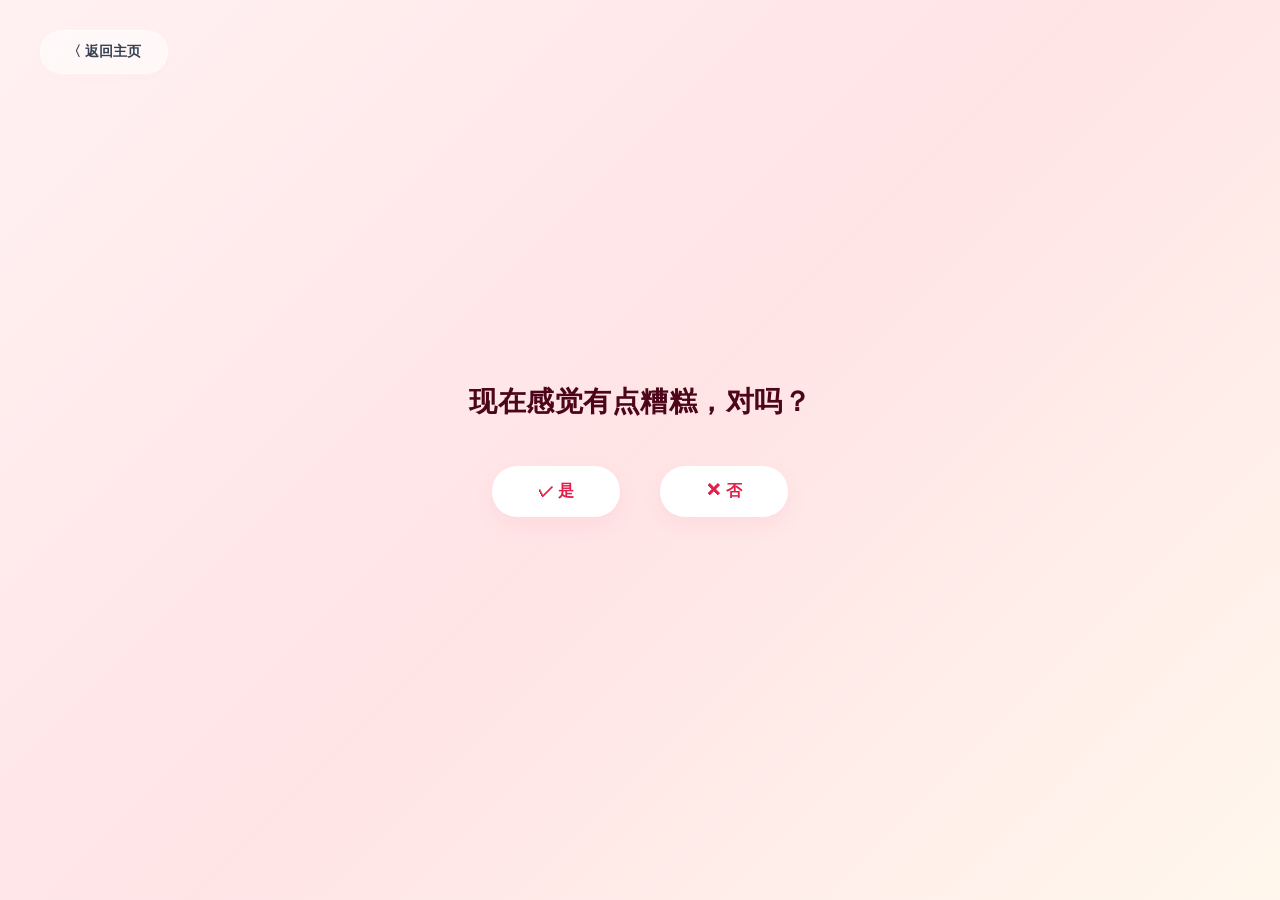
<file: sos.html>
<!DOCTYPE html>
<html lang="zh-CN">
<head>
    <meta charset="UTF-8">
    <meta name="viewport" content="width=device-width, initial-scale=1.0, maximum-scale=1.0, user-scalable=no">
    <title>情绪急救包 电脑全屏网页版</title>
    <style>
        /* ========================================================
           🎨 电脑全屏版重构样式表
           ======================================================== */
        :root {
            --aid-bg-gradient: linear-gradient(135deg, #fff1f2 0%, #ffe4e6 50%, #fff7ed 100%);
            --aid-text-dark: #4c0519;
            --aid-text-accent: #be123c;
            --btn-bg: #ffffff;
            --btn-text: #e11d48;
        }

        * { margin: 0; padding: 0; box-sizing: border-box; -webkit-user-select: none; user-select: none; }
        
        /* 🛠️ 升级点：身体直接拉满全网页全屏，彻底解脱手机容器束缚 */
        body { 
            background: var(--aid-bg-gradient); 
            width: 100vw;
            min-height: 100vh;
            display: flex; 
            flex-direction: column;
            align-items: center;
            justify-content: center;
            font-family: -apple-system, BlinkMacSystemFont, "Segoe UI", sans-serif; 
            overflow-x: hidden; 
        }

        /* 顶部全局返回按钮 */
        .global-back-btn { 
            position: fixed; top: 30px; left: 40px; z-index: 999; 
            background: rgba(255, 255, 255, 0.55); 
            backdrop-filter: blur(15px); -webkit-backdrop-filter: blur(15px); 
            border: 1px solid rgba(255,255,255,0.6); 
            padding: 12px 26px; border-radius: 25px; 
            font-size: 14px; color: #374151; font-weight: bold; 
            cursor: pointer; box-shadow: 0 4px 20px rgba(0,0,0,0.01); 
            transition: all 0.3s; 
        }
        .global-back-btn:hover { background: #fff; transform: translateX(-3px); }

        /* 🛠️ 升级点：容器扩容为全屏流布局模型 */
        .container-phone { 
            display: none; 
            width: 100vw; 
            min-height: 100vh; 
            position: relative; 
            flex-direction: column;
            align-items: center;
            justify-content: center;
            padding: 40px;
        }
        .container-phone.active { display: flex; }

        /* 🛠️ 升级点：全屏无死角覆盖图层 */
        .scene-fullscreen { 
            display: none; 
            width: 100vw; 
            height: 100vh; 
            position: fixed; top: 0; left: 0; 
            background: var(--aid-bg-gradient); 
            z-index: 100; 
            flex-direction: column;
            align-items: center;
            justify-content: center;
        }
        .scene-fullscreen.active { display: flex; }

        /* ----------------------------------------------------
           阶段一：SOS急救包长按解封组件
           ---------------------------------------------------- */
        .qa-box { width: 100%; max-width: 600px; text-align: center; }
        .question-text-dark { font-size: 28px; color: var(--aid-text-dark); font-weight: 700; margin-bottom: 45px; letter-spacing: 0.5px; }
        
        .btn-group-light { display: flex; gap: 40px; justify-content: center; width: 100%; }
        .qa-btn-light {
            background: var(--btn-bg); border: 1px solid rgba(255, 255, 255, 0.8); padding: 14px 45px; border-radius: 25px; 
            font-size: 16px; font-weight: bold; color: var(--btn-text); cursor: pointer; box-shadow: 0 8px 25px rgba(225, 29, 72, 0.05); transition: all 0.3s;
        }
        .qa-btn-light:hover { transform: translateY(-2px); box-shadow: 0 12px 30px rgba(225, 29, 72, 0.12); }

        .zipper-bag-container { width: 180px; height: 180px; margin: 0 auto 35px auto; position: relative; }
        .zipper-bag { width: 100%; height: 100%; font-size: 110px; display: flex; justify-content: center; align-items: center; cursor: pointer; position: relative; transition: all 0.2s; }
        .zipper-bag:active { transform: scale(0.95); }
        
        .bag-half { position: absolute; width: 50%; height: 100%; overflow: hidden; display: flex; align-items: center; transition: transform 0.6s cubic-bezier(0.4, 0, 0.2, 1), opacity 0.5s; }
        .left-half { left: 0; justify-content: flex-front; padding-left: 35px; }
        .right-half { right: 0; justify-content: flex-end; padding-right: 35px; }
        /* 💡 完美的包包开裂动画机制对齐 */
        .zipper-open .left-half { transform: translateX(-80px) rotate(-15deg); opacity: 0; }
        .zipper-open .right-half { transform: translateX(80px) rotate(15deg); opacity: 0; }

        .linear-progress-wrapper { width: 100%; max-width: 380px; display: flex; align-items: center; gap: 15px; margin: 0 auto 30px auto; }
        .progress-track { flex: 1; height: 14px; background: rgba(225, 29, 72, 0.08); border-radius: 10px; overflow: hidden; }
        .progress-fill { width: 0%; height: 100%; background: linear-gradient(90deg, #fda4af, #e11d48); border-radius: 10px; transition: width 0.1s linear; }
        .progress-badge { background: #e11d48; color: white; font-size: 12px; font-weight: bold; padding: 4px 10px; border-radius: 12px; min-width: 42px; text-align: center; }
        .hint-text-dark { font-size: 15px; color: var(--aid-text-accent); font-weight: 500; text-align: center; }

        /* ----------------------------------------------------
           阶段二：粉碎机大画布
           ---------------------------------------------------- */
        .scene-hint-dark { font-size: 22px; color: var(--aid-text-dark); font-weight: bold; margin-bottom: 50px; text-align: center; z-index: 10; }
        .bubble-container { width: 100%; max-width: 1200px; height: 50vh; position: relative; margin-bottom: 30px; z-index: 5; }
        
        /* 🛠️ 升级点：PC端拖拽大圆泡泡 */
        .emotion-bubble {
            position: absolute; width: 90px; height: 90px; border-radius: 50%; display: flex; align-items: center; justify-content: center;
            color: white; font-size: 16px; font-weight: bold; cursor: move; box-shadow: 0 8px 25px rgba(0,0,0,0.04);
            border: 1px solid rgba(255,255,255,0.3); transition: transform 0.3s, opacity 0.3s;
        }
        
        /* 粉碎机机组大视窗 */
        .shredder-zone {
            width: 100%; max-width: 480px; height: 130px; background: rgba(255, 255, 255, 0.6); backdrop-filter: blur(10px);
            border: 1.5px dashed var(--btn-text); border-radius: 28px; position: relative; display: flex; align-items: center; justify-content: center; overflow: hidden; z-index: 10;
        }
        .shredder-vortex { position: absolute; width: 100%; height: 100%; background: radial-gradient(circle, rgba(225,29,72,0.05) 0%, transparent 70%); animation: vortexSpin 6s infinite linear; }
        .shredder-text { font-size: 18px; color: var(--aid-text-dark); font-weight: bold; z-index: 2; letter-spacing: 1px; }
        @keyframes vortexSpin { from { transform: rotate(0deg); } to { transform: rotate(360deg); } }

        /* ----------------------------------------------------
           阶段三-一：戳泡泡纸大网格
           ---------------------------------------------------- */
        #heart-star-canvas { position: absolute; top: 0; left: 0; width: 100%; height: 100%; pointer-events: none; z-index: 10; }
        .pop-header-panel { text-align: center; margin-bottom: 40px; z-index: 20; transition: opacity 0.5s; }
        .pop-header-panel h2 { font-size: 30px; color: var(--aid-text-dark); font-weight: bold; margin-bottom: 12px; }
        .pop-header-panel p { font-size: 16px; color: var(--aid-text-accent); font-weight: 500; }
        
        /* 🛠️ 升级点：气泡纸九宫格排布，完美收纳在PC屏幕中点 */
        .fullscreen-bubble-paper {
            display: grid; grid-template-columns: repeat(3, 1fr); gap: 26px;
            width: 100%; max-width: 460px; z-index: 20; transition: opacity 0.5s;
        }
        .fresh-bubble-node {
            aspect-ratio: 1; background: rgba(255, 255, 255, 0.7); border: 2px solid rgba(225,29,72,0.15); border-radius: 50%;
            cursor: pointer; box-shadow: inset 0 4px 10px rgba(255,255,255,0.8), 0 6px 15px rgba(0,0,0,0.02); transition: all 0.2s;
        }
        .fresh-bubble-node:hover { transform: scale(1.04); background: #ffffff; }
        .fresh-bubble-node.is-broken { background: rgba(225, 29, 72, 0.04) !important; border: 1.5px dashed rgba(225,29,72,0.3) !important; transform: scale(0.96); box-shadow: none; }
        
        /* 原地升起的解压文字 */
        .floating-cheer-text { position: fixed; z-index: 999; font-size: 15px; font-weight: bold; color: #be123c; animation: floatUp 1s ease-out forwards; pointer-events: none; }
        @keyframes floatUp { 0% { opacity: 1; transform: translateY(0); } 100% { opacity: 0; transform: translateY(-40px); } }

        /* ----------------------------------------------------
           阶段三-三：树洞系统
           ---------------------------------------------------- */
        #star-canvas { position: absolute; top:0; left:0; width:100%; height:100%; pointer-events:none; z-index:1; }
        .treehole-content { width: 100%; max-width: 650px; text-align: center; z-index: 10; transition: opacity 0.6s; }
        .tree-input {
            width: 100%; height: 180px; padding: 25px; background: rgba(255, 255, 255, 0.6); backdrop-filter: blur(10px);
            border: 1px solid rgba(255,255,255,0.8); border-radius: 24px; font-size: 16px; outline: none; color: var(--aid-text-dark);
            resize: none; box-shadow: 0 10px 30px rgba(0,0,0,0.02); margin-top: 35px; margin-bottom: 35px; font-family: inherit;
        }
        .release-btn {
            background: #ffffff; border: 1px solid rgba(225,29,72,0.2); padding: 14px 50px; border-radius: 25px;
            font-size: 15px; color: var(--btn-text); font-weight: bold; cursor: pointer; box-shadow: 0 6px 20px rgba(0,0,0,0.02); transition: all 0.3s;
        }
        .release-btn:hover { transform: translateY(-2px); border-color: var(--btn-text); }

        /* 完成页 */
        .final-comfort-box { position: absolute; top:0; left:0; width:100%; height:100%; display:none; align-items:center; justify-content:center; z-index:20; background: var(--aid-bg-gradient); }
        .final-comfort-box.show { display: flex; animation: fadeIn 0.6s forwards; }
        .center-comfort-content { text-align: center; }
        .comfort-text-pro { font-size: 26px; color: var(--aid-text-dark); font-weight: bold; margin-bottom: 45px; }

        @keyframes fadeIn { from { opacity: 0; } to { opacity: 1; } }
    </style>
</head>
<body>

    <div class="global-back-btn" onclick="window.location.href='index.html'">〈 返回主页</div>

    <!-- ================= 阶段一 ================= -->
    <div class="container-phone active" id="scene-1">
        <div class="qa-box" id="qa-1">
            <p class="question-text-dark">现在感觉有点糟糕，对吗？</p>
            <div class="btn-group-light">
                <button class="qa-btn-light" onclick="nextQA()">✓ 是</button>
                <button class="qa-btn-light" onclick="alert('那太棒啦！'); window.location.href='index.html'">✕ 否</button>
            </div>
        </div>
        
        <div class="qa-box" id="qa-2" style="display: none;">
            <p class="question-text-dark">别怕，有我呢。</p>
            
            <div class="zipper-bag-container">
                <div class="zipper-bag" id="main-bag">
                    <div class="bag-half left-half">💼</div>
                    <div class="bag-half right-half">💼</div>
                </div>
            </div>

            <div class="linear-progress-wrapper">
                <div class="progress-track"><div class="progress-fill" id="bar-fill"></div></div>
                <div class="progress-badge" id="bar-num">0%</div>
            </div>
            <p class="hint-text-dark">请【长按】上方急急救包打开它</p>
        </div>
    </div>

    <!-- ================= 阶段二 ================= -->
    <div class="container-phone" id="scene-2">
        <p class="scene-hint-dark">把打扰你的情绪气泡，拖进下方粉碎机中</p>
        <div class="bubble-container" id="bubble-box"></div>
        
        <div class="shredder-zone" id="shredder">
            <div class="shredder-vortex"></div>
            <span class="shredder-text">🌪️ 情绪粉碎机</span>
        </div>
    </div>

    <!-- ================= 阶段三-一 ================= -->
    <div class="scene-fullscreen" id="scene-3-1">
        <canvas id="heart-star-canvas"></canvas>
        <div class="pop-header-panel" id="pop-text-layer">
            <h2>捏爆疯狂“压力气泡纸”</h2>
            <p>疯狂连续点击，戳破整张透明塑料膜！还剩 <span id="pop-count">9</span> 个</p>
        </div>
        <div class="fullscreen-bubble-paper" id="pop-grid"></div>
    </div>

    <!-- ================= 阶段三-三 ================= -->
    <div class="container-phone" id="scene-3-3">
        <canvas id="star-canvas"></canvas>
        <div class="treehole-content" id="treehole-ui">
            <p class="question-text-dark">现在感觉好些了吗？<br>把刚才让你难过的事写在这里吧。</p>
            <textarea class="tree-input" id="tree-text" placeholder="吐露你的心声..." oninput="spawnStarEffect(event)"></textarea>
            <button class="release-btn" onclick="releaseToGalaxy()">释放到银河</button>
        </div>
        
        <div class="final-comfort-box" id="final-box">
            <div class="center-comfort-content">
                <p class="comfort-text-pro">你已经做得很好了，抱抱你。❤️</p>
                <button class="release-btn" onclick="window.location.href='index.html'">完成急救</button>
            </div>
        </div>
    </div>

    <script>
        const BUBBLE_CONFIG = [
            { text: "愤怒", color: "#ff7675" },
            { text: "焦虑", color: "#fdcb6e" },
            { text: "委屈", color: "#55efc4" },
            { text: "想哭", color: "#74b9ff" },
            { text: "空虚", color: "#a29bfe" },
            { text: "内耗", color: "#fab1a0" },
            { text: "迷茫", color: "#fd79a8" }
        ];

        const POP_CHEERS = ["做得真棒!", "呼气放松~", "压力碎掉啦!", "超级优秀!", "抱抱自己!", "清空负能量!", "你在变好!", "稳稳落地!", "彻底解压!"];

        function changeScene(curr, next) {
            document.getElementById(curr).classList.remove('active');
            document.getElementById(next).classList.add('active');
            if(next === 'scene-2') initEmotionBubbles(); 
            if(next === 'scene-3-1') initFreshBubblePaper(); 
            if(next === 'scene-3-3') initCanvas(); 
        }

        function nextQA() {
            document.getElementById('qa-1').style.display = 'none';
            document.getElementById('qa-2').style.display = 'block';
            initLinearProgressBag();
        }

        // --- 1秒高精度长按核心逻辑 ---
        function initLinearProgressBag() {
            const bag = document.getElementById('main-bag');
            const fill = document.getElementById('bar-fill');
            const numBadge = document.getElementById('bar-num');
            let startTime = 0, timerAnimate = null; 
            const targetDuration = 1000; 

            const startPress = (e) => {
                e.preventDefault(); 
                startTime = Date.now(); 
                
                const update = () => {
                    const elapsed = Date.now() - startTime; 
                    let percent = (elapsed / targetDuration) * 100;
                    
                    if(percent >= 100) {
                        fill.style.width = '100%'; 
                        numBadge.innerText = '100%'; 
                        cancelAnimationFrame(timerAnimate); 
                        if (navigator.vibrate) navigator.vibrate(100); 
                        bag.classList.add('zipper-open');
                        setTimeout(() => { changeScene('scene-1', 'scene-2'); }, 600);
                    } else {
                        fill.style.width = percent + '%'; 
                        numBadge.innerText = Math.floor(percent) + '%';
                        timerAnimate = requestAnimationFrame(update);
                    }
                };
                timerAnimate = requestAnimationFrame(update);
            };
            
            const endPress = () => { 
                cancelAnimationFrame(timerAnimate); 
                fill.style.width = '0%'; 
                numBadge.innerText = '0%'; 
            };
            
            bag.addEventListener('mousedown', startPress); bag.addEventListener('mouseup', endPress); bag.addEventListener('mouseleave', endPress);
            bag.addEventListener('touchstart', startPress); bag.addEventListener('touchend', endPress);
        }

        // --- 阶段二拖拽算法（已完成PC响应式坐标自适应） ---
        let dragTarget = null; let startX = 0, startY = 0; let originalLeft = 0, originalTop = 0; let destroyedCount = 0;

        function initEmotionBubbles() {
            const container = document.getElementById('bubble-box');
            container.innerHTML = ''; 
            destroyedCount = 0;
            
            // 🛠️ 升级点：PC端大幅扩宽的等比自适应错落坐标坑位
            const coordinates = [
                { top: "10%", left: "12%" }, { top: "18%", left: "45%" },
                { top: "12%", left: "75%" }, { top: "45%", left: "20%" },
                { top: "42%", left: "55%" }, { top: "48%", left: "80%" },
                { top: "28%", left: "33%" }
            ];

            BUBBLE_CONFIG.forEach((conf, i) => {
                const b = document.createElement('div');
                b.className = 'emotion-bubble';
                b.innerText = conf.text;
                b.style.backgroundColor = conf.color; 
                
                // 🛠️ 升级点：支持百分比或像素的流式平铺渲染
                if(coordinates[i].left.includes('%')) {
                    b.style.top = coordinates[i].top;
                    b.style.left = coordinates[i].left;
                } else {
                    b.style.top = coordinates[i].top;
                    b.style.left = coordinates[i].left;
                }
                
                b.addEventListener('mousedown', dragStart);
                b.addEventListener('touchstart', dragStart);
                container.appendChild(b);
            });
        }

        function dragStart(e) {
            e.preventDefault(); dragTarget = e.currentTarget;
            const clientX = e.touches ? e.touches[0].clientX : e.clientX; const clientY = e.touches ? e.touches[0].clientY : e.clientY;
            startX = clientX; startY = clientY; originalLeft = dragTarget.offsetLeft; originalTop = dragTarget.offsetTop;
            
            // 强行锁死绝对物理位置定位，防止大屏流自适应坍塌
            dragTarget.style.position = 'absolute';
            dragTarget.style.left = originalLeft + 'px';
            dragTarget.style.top = originalTop + 'px';

            document.addEventListener('mousemove', dragMove); document.addEventListener('touchmove', dragMove, { passive: false });
            document.addEventListener('mouseup', dragEnd); document.addEventListener('touchend', dragEnd);
        }
        function dragMove(e) { if (!dragTarget) return; const clientX = e.touches ? e.touches[0].clientX : e.clientX; const clientY = e.touches ? e.touches[0].clientY : e.clientY; dragTarget.style.left = (originalLeft + (clientX - startX)) + 'px'; dragTarget.style.top = (originalTop + (clientY - startY)) + 'px'; }
        function dragEnd() {
            if (!dragTarget) return; const shredder = document.getElementById('shredder').getBoundingClientRect(); const bubble = dragTarget.getBoundingClientRect();
            const isColliding = !(bubble.right < shredder.left || bubble.left > shredder.right || (bubble.bottom - 10) < shredder.top || bubble.top > shredder.bottom);
            if (isColliding) {
                dragTarget.style.transform = 'scale(0) rotate(180deg)'; dragTarget.style.opacity = '0'; if (navigator.vibrate) navigator.vibrate(40);
                const t = dragTarget; setTimeout(() => t.remove(), 300); destroyedCount++;
                if(destroyedCount === BUBBLE_CONFIG.length) setTimeout(() => { changeScene('scene-2', 'scene-3-1'); }, 600);
            } else {
                dragTarget.style.transition = 'all 0.3s ease'; dragTarget.style.left = originalLeft + 'px'; dragTarget.style.top = originalTop + 'px';
                const t = dragTarget; setTimeout(() => t.style.transition = 'none', 300);
            }
            document.removeEventListener('mousemove', dragMove); document.removeEventListener('touchmove', dragMove); document.removeEventListener('mouseup', dragEnd); document.removeEventListener('touchend', dragEnd); dragTarget = null;
        }

        // --- 阶段三-一：戳泡泡纸 ---
        let remainingPops = 9; 
        function initFreshBubblePaper() {
            const grid = document.getElementById('pop-grid'); grid.innerHTML = ''; remainingPops = 9;
            document.getElementById('pop-count').innerText = remainingPops;
            for(let i=0; i<remainingPops; i++) {
                const node = document.createElement('div'); node.className = 'fresh-bubble-node';
                node.onclick = function(e) {
                    if(!this.classList.contains('is-broken')) {
                        this.style.clipPath = getRandomClipPath(i);
                        this.classList.add('is-broken');
                        if (navigator.vibrate) navigator.vibrate(30); 
                        spawnCheerText(e, POP_CHEERS[i % POP_CHEERS.length]);
                        remainingPops--;
                        document.getElementById('pop-count').innerText = remainingPops;
                        if(remainingPops === 0) {
                            document.getElementById('pop-grid').style.opacity = '0';
                            document.getElementById('pop-text-layer').style.opacity = '0';
                            setTimeout(() => { startHeartGalaxyEffect(); }, 500);
                        }
                    }
                };
                grid.appendChild(node);
            }
        }

        function spawnCheerText(event, textStr) {
            const word = document.createElement('div'); word.className = 'floating-cheer-text'; word.innerText = textStr;
            word.style.left = (event.clientX - 40) + 'px'; word.style.top = (event.clientY - 20) + 'px';
            document.body.appendChild(word); setTimeout(() => { word.remove(); }, 1000);
        }

        function getRandomClipPath(index) {
            const paths = [
                "polygon(50% 15%, 62% 28%, 82% 18%, 73% 46%, 93% 53%, 72% 67%, 77% 88%, 51% 76%, 27% 92%, 32% 61%, 8% 52%, 27% 38%, 18% 8%)",
                "polygon(52% 0%, 63% 31%, 98% 26%, 76% 51%, 89% 87%, 50% 68%, 13% 89%, 25% 54%, 0% 32%, 35% 29%)",
                "polygon(39% 10%, 60% 20%, 86% 12%, 69% 39%, 95% 68%, 61% 69%, 52% 98%, 38% 68%, 11% 64%, 31% 43%, 12% 22%, 33% 25%)"
            ];
            return paths[index % paths.length];
        }

        function startHeartGalaxyEffect() {
            const canvas = document.getElementById('heart-star-canvas'); const ctx = canvas.getContext('2d');
            canvas.width = window.innerWidth; canvas.height = window.innerHeight;
            let particles = []; const totalStars = 180;
            for(let i=0; i<totalStars; i++) {
                let t = Math.PI * 2 * (i / totalStars);
                let heartX = 16 * Math.pow(Math.sin(t), 3);
                let heartY = -(13 * Math.cos(t) - 5 * Math.cos(2*t) - 2 * Math.cos(3*t) - Math.cos(4*t));
                particles.push({
                    currentX: Math.random() * canvas.width, currentY: Math.random() * canvas.height,
                    targetX: canvas.width / 2 + heartX * 12, 
                    targetY: (canvas.height / 2 - 60) + heartY * 12,
                    size: Math.random() * 3 + 2, color: `hsla(${Math.random() * 40 + 340}, 100%, 85%, ${Math.random() * 0.4 + 0.6})`
                });
            }
            let animationFrame;
            function drawGalaxy() {
                ctx.clearRect(0, 0, canvas.width, canvas.height); let arrived = 0;
                particles.forEach(p => {
                    let dx = p.targetX - p.currentX; let dy = p.targetY - p.currentY;
                    p.currentX += dx * 0.06; p.currentY += dy * 0.06;
                    ctx.beginPath(); ctx.arc(p.currentX, p.currentY, p.size, 0, Math.PI * 2);
                    ctx.fillStyle = p.color; ctx.shadowBlur = 10; ctx.shadowColor = p.color; ctx.fill();
                    if(Math.abs(dx) < 1 && Math.abs(dy) < 1) arrived++;
                });
                if(arrived > totalStars * 0.9) {
                    cancelAnimationFrame(animationFrame); ctx.font = "bold 24px -apple-system"; ctx.fillStyle = "#4c0519"; ctx.textAlign = "center"; ctx.shadowBlur = 0;
                    ctx.fillText("宇宙正亮起万千星光，都在偷偷爱着你", canvas.width / 2, canvas.height / 2 + 190);
                    setTimeout(() => { changeScene('scene-3-1', 'scene-3-3'); }, 3000);
                } else { animationFrame = requestAnimationFrame(drawGalaxy); }
            }
            drawGalaxy();
        }

        // --- 阶段三-三：树洞系统 ---
        let canvas, ctx, stars = [];
        function initCanvas() { canvas = document.getElementById('star-canvas'); ctx = canvas.getContext('2d'); canvas.width = canvas.parentElement.clientWidth; canvas.height = canvas.parentElement.clientHeight; animateStars(); }
        function spawnStarEffect(e) { if(e.inputType === 'deleteContentBackward') return; const val = e.target.value; const lastChar = val.charAt(val.length - 1) || "✨"; stars.push({ x: canvas.width / 2 + (Math.random() * 120 - 60), y: canvas.height - 220, text: lastChar, opacity: 1, speedY: Math.random() * 2 + 1, size: Math.random() * 10 + 15 }); }
        function animateStars() { ctx.clearRect(0, 0, canvas.width, canvas.height); stars.forEach((s, index) => { s.y -= s.speedY; s.opacity -= 0.005; ctx.fillStyle = `rgba(76, 5, 25, ${s.opacity})`; ctx.font = `${s.size}px Arial`; ctx.fillText(s.text, s.x, s.y); if(s.opacity <= 0) stars.splice(index, 1); }); requestAnimationFrame(animateStars); }
        function releaseToGalaxy() { document.getElementById('treehole-ui').style.opacity = '0'; setTimeout(() => { document.getElementById('final-box').classList.add('show'); }, 600); }
    </script>
</body>
</html>
</file>
<file: style.css>
* {
    margin: 0; padding: 0; box-sizing: border-box;
    font-family: -apple-system, BlinkMacSystemFont, "Segoe UI", sans-serif;
}

body {
    background-color: #fffdf2; /* 经典温暖柔黄色 */
    display: flex; justify-content: center; min-height: 100vh; color: #333;
}

.app-container {
    width: 100%; max-width: 414px; padding: 20px; position: relative;
}

.back-btn { font-size: 20px; color: #666; margin-bottom: 10px; cursor: pointer; width: 30px;}

.header-section { text-align: center; padding: 10px 10px 30px 10px; }
.star-icon { font-size: 40px; margin-bottom: 10px; animation: float 3s ease-in-out infinite; }
.header-section h2 { font-size: 22px; color: #3d342e; margin-bottom: 8px; }
.header-section .subtitle { font-size: 14px; color: #8e847e; line-height: 1.5; }

/* 四宫格卡片 */
.card-grid { display: grid; grid-template-columns: repeat(2, 1fr); gap: 15px; }
.card {
    background: #ffffff; border-radius: 20px; padding: 20px;
    box-shadow: 0 4px 12px rgba(0, 0, 0, 0.02); cursor: pointer;
    transition: transform 0.2s, box-shadow 0.2s;
}
.card:active { transform: scale(0.98); background-color: #fafafa; }
.card-icon { font-size: 24px; margin-bottom: 12px; }
.card h3 { font-size: 16px; color: #333; margin-bottom: 6px; }
.card p { font-size: 12px; color: #999; line-height: 1.4; }

@keyframes float {
    0%, 100% { transform: translateY(0); }
    50% { transform: translateY(-6px); }
}
</file>
<file: energy_style.css>
:root {
    /* ========================================================
       🖼️ 【大树素材一键替换中心】
       ======================================================== */
    /* 💡 后期你想换成你自己的桃花树图，直接在这改文件名（如 url("素材/tree.png")），下面的 none 记得保留引号 */
    --pc-custom-tree-image: url("桃花树.jpg"); 

    --sc1-sky-bg: linear-gradient(180deg, #bae6fd 0%, #e0f2fe 65%, #fef08a 100%);
    --c1: #a7f3d0; --c2: #bae6fd; --c3: #fef08a; --c4: #fbcfe8;
    --c5: #c7d2fe; --c6: #fde2e4; --c7: #e2ece9; --c8: #ffeedb;
    --c9: #eaf4f4; --ca: #f1e3ff; --cb: #e8fccf; --cc: #d6f5ff;
}

* { margin: 0; padding: 0; box-sizing: border-box; -webkit-user-select: none; user-select: none; }
body { background: #f8fafc; display: flex; justify-content: center; align-items: center; min-height: 100vh; font-family: -apple-system, sans-serif; overflow: hidden; }

.global-back-btn { position: fixed; top: 30px; left: 40px; z-index: 999; background: rgba(255, 255, 255, 0.55); backdrop-filter: blur(10px); -webkit-backdrop-filter: blur(10px); padding: 12px 26px; border-radius: 25px; font-size: 14px; color: #374151; font-weight: bold; cursor: pointer; border: 1px solid rgba(255,255,255,0.4); box-shadow: 0 4px 20px rgba(0,0,0,0.02); transition: all 0.3s; }
.global-back-btn:hover { background: white; transform: translateX(-2px); }

.energy-container { display: none; width: 100vw; height: 100vh; position: relative; overflow: hidden; flex-direction: column; }
.energy-container.active { display: flex; }
.energy-container-fullscreen { display: none; width: 100vw; height: 100vh; flex-direction: column; align-items: center; justify-content: center; padding: 40px; background: linear-gradient(135deg, #fff5f5, #e0f2fe); }
.energy-container-fullscreen.active { display: flex; }

.header-panel { text-align: center; margin-bottom: 35px; z-index: 10; }
.header-panel h2 { font-size: 32px; color: #431407; font-weight: 800; margin-bottom: 12px; letter-spacing: 1px; }
.header-panel p { font-size: 15px; color: #7c2d12; opacity: 0.85; }

/* 全屏桃花树宏大舞台 */
.peach-tree-stage-fullscreen { position: absolute; top: 0; left: 0; width: 100%; height: 100%; background: var(--sc1-sky-bg); z-index: 1; }
#tree-canvas { position: absolute; top: 0; left: 0; width: 100%; height: 100%; z-index: 2; }
#petal-canvas { position: absolute; top: 0; left: 0; width: 100%; height: 100%; z-index: 4; pointer-events: none; }

/* 🛠️ 核心机制：自定图片素材的全屏高光定位挂载层 */
/* ========================================================
   🛠️ 终极全屏全景修复：让替换后的桃花树素材百分之百拉满全屏
   ======================================================== */
#custom-tree-image-layer {
    display: none;
    position: absolute;
    /* 彻底砸碎之前的15%空顶限制，让图片直接从最顶端铺到最底端 */
    top: 0; left: 0;
    width: 100vw;
    height: 100vh;
    background-image: var(--pc-custom-tree-image);
    /* 🛠️ 核心修正：从 contain 改为 cover，让你的唯美桃花树和猫咪素材完美全屏无缝覆盖 */
    background-size: cover;
    background-repeat: no-repeat;
    /* 让图片死死对齐屏幕中央正底部，草地完美融合 */
    background-position: center bottom;
    z-index: 3;
}

/* 底部操纵卡槽 */
.bottom-floating-zone-pc { 
    position: absolute; bottom: 0; left: 0; width: 100%; 
    padding: 30px 60px 45px 60px; 
    background: linear-gradient(180deg, rgba(255,255,255,0) 0%, rgba(255, 253, 250, 0.7) 40%, rgba(255, 253, 250, 0.95) 100%); 
    backdrop-filter: blur(15px); -webkit-backdrop-filter: blur(15px); 
    z-index: 10; display: flex; flex-direction: column; align-items: center;
}
.floating-header { text-align: center; margin-bottom: 20px; }
.floating-header h2 { font-size: 24px; color: #431407; font-weight: bold; margin-bottom: 6px; }
.floating-header p { font-size: 14px; color: #7c2d12; opacity: 0.85; }

.pc-action-bar-row { display: flex; width: 100%; max-width: 900px; gap: 20px; align-items: center; justify-content: center; }

.wish-card-input-box-pc { 
    flex: 1; display: flex; align-items: center; background: rgba(255, 255, 255, 0.65); 
    border: 1px solid rgba(255,255,255,0.8); border-radius: 20px; padding: 4px 18px; 
    box-shadow: 0 4px 15px rgba(0,0,0,0.01); 
}
.wish-pin { font-size: 20px; margin-right: 10px; }
.gratitude-input { flex: 1; padding: 12px 0; background: transparent; border: none; font-size: 15px; outline: none; color: #431407; font-weight: 500;}
.gratitude-input::placeholder { color: #a18276; }

.action-btn-group-pc { display: flex; gap: 15px; }

.glass-energy-btn-pc { 
    padding: 14px 35px; background: rgba(255, 255, 255, 0.55); border: 1px solid rgba(255, 255, 255, 0.85); 
    border-radius: 20px; color: #7c2d12; font-size: 14px; font-weight: bold; cursor: pointer; 
    backdrop-filter: blur(10px); -webkit-backdrop-filter: blur(10px); transition: all 0.3s; white-space: nowrap;
}
.glass-energy-btn-pc:not(.disabled):hover { background: white; transform: translateY(-1px); }
.glass-energy-btn-pc.btn-secondary { color: #9d174d; }
.glass-energy-btn-pc.disabled { opacity: 0.4; color: #94a3b8; border-color: rgba(255,255,255,0.3); cursor: not-allowed; pointer-events: none; }

.glass-energy-btn-long-fixed {
    width: 100%; padding: 14px; background: rgba(255, 255, 255, 0.55); border: 1px solid rgba(255, 255, 255, 0.85); 
    border-radius: 25px; color: #431407; font-size: 14px; font-weight: bold; cursor: pointer; 
    backdrop-filter: blur(12px); -webkit-backdrop-filter: blur(12px); box-shadow: 0 4px 15px rgba(0, 0, 0, 0.02); transition: all 0.3s; text-align: center; 
}
.glass-energy-btn-long-fixed:hover { background: #ffffff; }

/* 挂签与弹窗 */
.tree-wish-tag { position: absolute; z-index: 20; display: flex; flex-direction: column; align-items: center; transform: scale(0); opacity: 0; transform-origin: top center; cursor: pointer; transition: transform 0.5s cubic-bezier(0.175, 0.885, 0.32, 1.275), opacity 0.3s; }
.tag-string { font-size: 13px; margin-bottom: -2px; z-index: 22; }
.tag-body { background: linear-gradient(180deg, #fff1f2 0%, #f43f5e 100%); border: 1px solid rgba(255,255,255,0.6); width: 16px; height: 44px; border-radius: 3px; box-shadow: 0 4px 8px rgba(0,0,0,0.06); display: flex; justify-content: center; align-items: center; }
.tag-body span { color: white; font-size: 9px; transform: scale(0.85); }
.tag-hanged-active { opacity: 1; transform: scale(1); animation: wishTagWindSway 3.2s infinite ease-in-out alternate; }
@keyframes wishTagWindSway { 0% { transform: scale(1) rotate(-5deg); } 100% { transform: scale(1) rotate(7deg); } }

.wish-reveal-popup { position: absolute; top: 32%; left: 50%; transform: translate(-50%, -32%) scale(0.8); width: 90%; max-width: 480px; background: rgba(255, 251, 235, 0.95); backdrop-filter: blur(10px); border: 1px solid #fbcfe8; border-radius: 24px; padding: 25px 30px; box-shadow: 0 20px 50px rgba(0,0,0,0.05); z-index: 100; opacity: 0; pointer-events: none; transition: all 0.3s cubic-bezier(0.175, 0.885, 0.32, 1.275); }
.wish-reveal-popup.pop-active { opacity: 1; transform: translate(-50%, -32%) scale(1); pointer-events: auto; }
.close-popup-badge { position: absolute; top: 12px; right: 16px; font-size: 22px; color: #f43f5e; cursor: pointer; }
.popup-title { font-size: 14px; color: #e11d48; font-weight: bold; margin-bottom: 8px; }
.popup-content { font-size: 15px; color: #431407; line-height: 1.6; }

.pink-streamer { position: fixed; width: 10px; height: 10px; background: #f43f5e; border-radius: 50%; opacity: 0; pointer-events: none; z-index: 99; }
.fly-active { animation: flyToRandomBranch 0.45s ease-in forwards; }
@keyframes flyToRandomBranch { 0% { opacity: 1; transform: translate(45vw, 90vh) scale(1); } 100% { opacity: 0; transform: translate(50vw, 45vh) scale(0.2); } }

/* 大转盘 */
.wheel-wrapper { position: relative; width: 100%; max-width: 360px; aspect-ratio: 1; margin: 0 auto; display: flex; justify-content: center; align-items: center; z-index: 10; }
.wheel-pointer-top { position: absolute; top: -14px; width: 0; height: 0; border-left: 15px solid transparent; border-right: 15px solid transparent; border-top: 22px solid #ffffff; z-index: 50; }
.macaron-wheel { width: 100%; height: 100%; border-radius: 50%; position: relative; border: 6px solid #fff; overflow: hidden; box-shadow: 0 15px 40px rgba(0,0,0,0.03); background: conic-gradient( var(--c1) 0deg 30deg, var(--c2) 30deg 60deg, var(--c3) 60deg 90deg, var(--c4) 90deg 120deg, var(--c5) 120deg 150deg, var(--c6) 150deg 180deg, var(--c7) 180deg 210deg, var(--c8) 210deg 240deg, var(--c9) 240deg 270deg, var(--ca) 270deg 300deg, var(--cb) 300deg 330deg, var(--cc) 330deg 360deg ); transition: transform 4s cubic-bezier(0.1, 0.8, 0.25, 1); }
.sector-text { position: absolute; width: 100%; height: 100%; top: 0; left: 0; transform-origin: center center; }
.sector-text span { position: absolute; top: 35px; left: 50%; transform: translateX(-50%); width: 22px; font-size: 12px; font-weight: bold; color: #4b5563; line-height: 1.35; text-align: center; display: block; }
.wheel-center-btn { position: absolute; width: 84px; height: 84px; background: white; border-radius: 50%; z-index: 40; display: flex; justify-content: center; align-items: center; font-size: 16px; font-weight: bold; color: #374151; cursor: pointer; box-shadow: 0 6px 15px rgba(0,0,0,0.05); transition: transform 0.2s; }
.wheel-center-btn:hover { transform: scale(1.04); }

.pop-card-overlay { position: fixed; top: 0; left: 0; width: 100vw; height: 100vh; background: rgba(15, 23, 42, 0.12); backdrop-filter: blur(10px); -webkit-backdrop-filter: blur(10px); display: flex; justify-content: center; align-items: center; opacity: 0; pointer-events: none; transition: opacity 0.5s; z-index: 100; }
.pop-card-overlay.show { opacity: 1; pointer-events: auto; }
.result-card { width: 90%; max-width: 380px; background: white; border-radius: 30px; padding: 35px; text-align: center; box-shadow: 0 20px 50px rgba(0,0,0,0.05); transform: translateY(15px); transition: transform 0.5s; border: 1px solid rgba(0,0,0,0.01); }
.pop-card-overlay.show .result-card { transform: translateY(0); }
.result-card h3 { font-size: 13px; color: #b45309; margin-bottom: 10px; letter-spacing: 2px;}
.result-card h1 { font-size: 26px; color: #431407; margin-bottom: 15px; font-weight: bold;}
.result-card p { font-size: 14px; color: #7c2d12; line-height: 1.6;}
</file>
<file: meditation_style.css>
:root {
    --rings-线条大小-thickness: 1px;       
    --rings-空气感-space-gap: 80px;        
    --particles-total-count: 120;          

    /* 🌊 1. 【潮汐之岛】 */
    --wave-audio-src: "潮汐.mp3";          
    --wave-bg-custom-image: url("潮汐.jpg"); 
    --wave-bg-gradient: none; 
    --wave-wave-speed-step: 0.28;          
    --wave-particles-color-base: rgba(14, 165, 233, Opacity); 
    --wave-ring-layer-1: rgba(3, 105, 161, Opacity); 
    --wave-ring-layer-2: rgba(2, 132, 199, Opacity); 
    --wave-ring-layer-3: rgba(14, 165, 233, Opacity);
    --wave-ring-layer-4: rgba(56, 189, 248, Opacity);
    --wave-ring-layer-5: rgba(125, 211, 252, Opacity);
    --wave-ring-layer-6: rgba(186, 230, 253, Opacity);
    --wave-ring-layer-7: rgba(224, 242, 254, Opacity);

    /* 🔥 2. 【篝火之岛】 */
    --fire-audio-src: "篝火.mp3";          
    --fire-bg-custom-image: url("篝火.jpg"); 
    --fire-bg-gradient: none; 
    --fire-wave-speed-step: 0.28;          
    --fire-particles-color-base: rgba(249, 115, 22, Opacity);
    --fire-ring-layer-1: rgba(194, 65, 12, Opacity);
    --fire-ring-layer-2: rgba(217, 119, 6, Opacity);
    --fire-ring-layer-3: rgba(245, 158, 11, Opacity);
    --fire-ring-layer-4: rgba(251, 146, 60, Opacity);
    --fire-ring-layer-5: rgba(253, 186, 116, Opacity);
    --fire-ring-layer-6: rgba(254, 215, 170, Opacity);
    --fire-ring-layer-7: rgba(255, 247, 237, Opacity);

    /* 🍃 3. 【避雨之岛】 */
    --rain-audio-src: "听雨.mp3";          
    --rain-bg-custom-image: url("听雨.jpg"); 
    --rain-bg-gradient: none; 
    --rain-wave-speed-step: 0.25;          
    --rain-particles-color-base: rgba(34, 197, 94, Opacity);
    --rain-ring-layer-1: rgba(21, 128, 61, Opacity);
    --rain-ring-layer-2: rgba(22, 163, 74, Opacity);
    --rain-ring-layer-3: rgba(34, 197, 94, Opacity);
    --rain-ring-layer-4: rgba(74, 222, 128, Opacity);
    --rain-ring-layer-5: rgba(134, 239, 172, Opacity);
    --rain-ring-layer-6: rgba(187, 247, 208, Opacity);
    --rain-ring-layer-7: rgba(220, 252, 231, Opacity);

    /* 🪐 4. 【颂钵之岛】 */
    --bowl-audio-src: "钵体.mp3";          
    --bowl-bg-custom-image: url("钵体.jpg"); 
    --bowl-bg-gradient: none; 
    --bowl-wave-speed-step: 0.22;          
    --bowl-particles-color-base: rgba(168, 85, 247, Opacity);
    --bowl-ring-layer-1: rgba(126, 34, 206, Opacity);
    --bowl-ring-layer-2: rgba(147, 51, 234, Opacity);
    --bowl-ring-layer-3: rgba(168, 85, 247, Opacity);
    --bowl-ring-layer-4: rgba(192, 132, 252, Opacity);
    --bowl-ring-layer-5: rgba(216, 180, 254, Opacity);
    --bowl-ring-layer-6: rgba(233, 213, 255, Opacity);
    --bowl-ring-layer-7: rgba(243, 232, 255, Opacity);

    --med-sc3-gradient: linear-gradient(135deg, #ffe4e6 0%, #fff1f2 50%, #ffedd5 100%);
}

body.theme-island-wave #scene-2 { background: var(--wave-bg-gradient); background-image: var(--wave-bg-custom-image); background-size: cover; background-position: center; }
body.theme-island-fire #scene-2 { background: var(--fire-bg-gradient); background-image: var(--fire-bg-custom-image); background-size: cover; background-position: center; }
body.theme-island-rain #scene-2 { background: var(--rain-bg-gradient); background-image: var(--rain-bg-custom-image); background-size: cover; background-position: center; }
body.theme-island-bowl #scene-2 { background: var(--bowl-bg-gradient); background-image: var(--bowl-bg-custom-image); background-size: cover; background-position: center; }

* { margin: 0; padding: 0; box-sizing: border-box; -webkit-user-select: none; user-select: none; }
body { background-color: #f0f4f8; display: flex; justify-content: center; align-items: center; min-height: 100vh; font-family: -apple-system, sans-serif; overflow: hidden; }

.global-back-btn { position: fixed; top: 25px; left: 25px; z-index: 999; background: rgba(255, 255, 255, 0.55); backdrop-filter: blur(15px); -webkit-backdrop-filter: blur(15px); border: 1px solid rgba(255,255,255,0.5); padding: 10px 22px; border-radius: 20px; font-size: 13px; color: #1e293b; font-weight: bold; cursor: pointer; box-shadow: 0 4px 20px rgba(0,0,0,0.01); transition: all 0.3s; }
.global-back-btn:hover { background: white; }

/* 🛠️ 核心修复2：将阶段一（选择小岛）彻底拉开重组为电脑全网页PC端超大舒展视窗 */
.med-container { 
    display: none; width: 100vw; height: 100vh; 
    background: linear-gradient(135deg, #f0fdf4 0%, #e0f2fe 100%); 
    padding: 60px 40px; flex-direction: column; align-items: center; justify-content: center;
}
.med-container.active { display: flex; animation: medFade 0.4s; }

.med-container-fullscreen { display: none; width: 100vw; height: 100vh; flex-direction: column; align-items: center; justify-content: space-between; padding: 40px 20px; position: relative; }
.med-container-fullscreen.active { display: flex; }

#meditation-canvas { position: absolute; top:0; left:0; width: 100%; height: 100%; pointer-events: none; z-index: 1; }
#scene-3 { background: var(--med-sc3-gradient) !important; flex-direction: column; align-items: center; justify-content: center;}

.med-header { text-align: center; margin-bottom: 45px; }
.med-header h2 { font-size: 30px; color: #0f172a; font-weight: bold; margin-bottom: 12px; }
.med-header p { font-size: 15px; color: #475569; }

/* 🛠️ 核心修复2：小岛网格卡片在电脑全屏下横向 4 列一字优雅铺开，极大提升空间感 */
.island-grid { 
    display: grid; grid-template-columns: repeat(4, 1fr); 
    gap: 24px; width: 100%; max-width: 1000px; margin-bottom: 50px; 
}
.island-bubble { background: rgba(255, 255, 255, 0.6); border: 1px solid rgba(255,255,255,0.8); border-radius: 28px; padding: 45px 20px; display: flex; flex-direction: column; align-items: center; justify-content: center; cursor: pointer; transition: all 0.3s cubic-bezier(0.4, 0, 0.2, 1); }
.island-bubble:hover { transform: translateY(-4px); background: #ffffff; box-shadow: 0 15px 35px rgba(14,165,233,0.06); }
.island-emoji { font-size: 42px; margin-bottom: 16px; }
.island-name { font-size: 15px; color: #334155; font-weight: bold; }
.island-bubble.selected { background: #ffffff; border: 2px solid #0284c7; box-shadow: 0 15px 35px rgba(14, 165, 233, 0.1); transform: translateY(-4px); }

/* 登岛大按钮居中卡线 */
.med-btn { 
    width: 100%; max-width: 320px; padding: 15px; 
    background: linear-gradient(135deg, #bae6fd 0%, #e0f2fe 50%, #7dd3fc 100%); 
    border: 1px solid rgba(255,255,255,0.8); border-radius: 25px; 
    color: #0369a1; font-size: 15px; font-weight: bold; cursor: pointer;
    box-shadow: 0 6px 20px rgba(14, 165, 233, 0.15); transition: all 0.3s; 
}
.med-btn.disabled { background: rgba(14, 165, 233, 0.08); color: #bae6fd; border-color: rgba(255,255,255,0.2); box-shadow: none; cursor: not-allowed; }

/* 时间显示舱 */
.timer-control-center { position: fixed; top: 25px; right: 25px; z-index: 1000; }
.timer-pill-btn-readonly { background: rgba(255, 255, 255, 0.65); backdrop-filter: blur(15px); -webkit-backdrop-filter: blur(15px); border: 1px solid rgba(255, 255, 255, 0.6); padding: 10px 22px; border-radius: 20px; font-size: 15px; font-weight: bold; color: #0c4a6e; display: flex; align-items: center; gap: 8px; box-shadow: 0 4px 15px rgba(0, 0, 0, 0.02); }

/* 全屏磨砂确认框 */
.med-modal-overlay { position: fixed; top: 0; left: 0; width: 100vw; height: 100vh; background: rgba(15, 23, 42, 0.15); backdrop-filter: blur(15px); -webkit-backdrop-filter: blur(15px); z-index: 2000; display: none; align-items: center; justify-content: center; }
.med-modal-overlay.active-flex { display: flex; animation: medModalFade 0.4s ease-out; }

.med-confirm-card { background: rgba(255, 255, 255, 0.88); border: 1px solid rgba(255, 255, 255, 0.9); border-radius: 30px; width: 90%; max-width: 460px; padding: 45px 35px; text-align: center; box-shadow: 0 25px 60px rgba(15, 23, 42, 0.06); display: flex; flex-direction: column; align-items: center;}
.confirm-decoration-leaf { font-size: 40px; color: #059669; margin-bottom: 15px; }
.med-confirm-card h3 { font-size: 22px; color: #0f172a; font-weight: bold; margin-bottom: 20px; }
.confirm-desc-text { font-size: 14px; color: #475569; line-height: 1.6; margin-bottom: 30px; }

/* 🛠️ 核心修复1：确认卡片内部精美的马卡龙时间选择矩阵排架样式 */
.confirm-time-selector-row { width: 100%; display: flex; flex-direction: column; align-items: center; margin-bottom: 30px; background: rgba(255,255,255,0.4); padding: 15px; border-radius: 20px; border: 1px solid rgba(255,255,255,0.5); }
.selector-label { font-size: 13px; font-weight: bold; color: #0284c7; margin-bottom: 12px; }
.confirm-time-options-grid { display: flex; gap: 8px; justify-content: center; width: 100%; }
.confirm-time-opt { padding: 8px 12px; font-size: 13px; font-weight: bold; color: #475569; background: rgba(255,255,255,0.7); border-radius: 12px; cursor: pointer; border: 1px solid rgba(0,0,0,0.02); transition: all 0.2s; }
.confirm-time-opt:hover { background: #ffffff; color: #0284c7; }
/* 高亮激活态：清新半透明马卡龙蓝 */
.confirm-time-opt.active { background: linear-gradient(135deg, #bae6fd 0%, #e0f2fe 100%); color: #0369a1; border-color: #7dd3fc; box-shadow: 0 4px 10px rgba(14,165,233,0.08); }

.confirm-btn-row { display: flex; gap: 16px; width: 100%; margin-top: 25px; }
.confirm-sub-btn { flex: 1; padding: 14px; border: none; border-radius: 20px; font-size: 14px; font-weight: bold; cursor: pointer; }
.cancel-btn { background: #f1f5f9; color: #475569; }
.secure-exit-btn { background: linear-gradient(135deg, #fca5a5, #ef4444); color: white; }

/* 触控球 */
.meditation-core-zone { position: relative; width: 160px; height: 160px; display: flex; justify-content: center; align-items: center; margin: auto 0; z-index: 20;}
.resonance-ball { position: absolute; width: 120px; height: 120px; border-radius: 50%; background: radial-gradient(circle at 35% 35%, rgba(255,255,255,0.85) 0%, rgba(255,255,255,0.2) 60%, rgba(255,255,255,0.4) 100%); border: 1px solid rgba(255,255,255,0.7); cursor: pointer; display: flex; justify-content: center; align-items: center; color: #0284c7; font-size: 15px; font-weight: bold; letter-spacing: 1px; box-shadow: inset 0 0 20px rgba(255,255,255,0.5), 0 10px 30px rgba(14,165,233,0.02); transition: transform 0.2s, background 0.3s; }
.resonance-ball.pressed { transform: scale(1.08); background: rgba(255,255,255,0.6); color: #0369a1;}
.mode-b-breathing { animation: ballGlowPure 5s infinite alternate ease-in-out; }
@keyframes ballGlowPure { 0% { transform: scale(1); } 100% { transform: scale(1.08); } }

.med-control-panel { width: 100%; max-width: 360px; text-align: center; z-index: 20; transition: opacity 0.5s; }
.med-tip-text { font-size: 13px; color: #0284c7; margin-bottom: 15px; font-weight: 500; }
.med-mode-toggle { display: flex; background: rgba(255, 255, 255, 0.4); border-radius: 20px; padding: 5px; gap: 4px; border: 1px solid rgba(255,255,255,0.5); }
.mode-btn { flex: 1; padding: 11px 0; border: none; background: transparent; color: #475569; font-size: 13px; font-weight: bold; border-radius: 16px; cursor: pointer; }
.mode-btn.active { background: white; color: #0f172a; box-shadow: 0 4px 12px rgba(0,0,0,0.03); }

/* 信封 */
.letter-overlay { width: 100%; height: 100%; display: flex; justify-content: center; align-items: center; }
.letter-box { position: relative; width: 100%; max-width: 340px; height: 120px; background: rgba(255, 255, 255, 0.6); backdrop-filter: blur(10px); border-radius: 20px; cursor: pointer; display: flex; justify-content: center; align-items: center; overflow: hidden; box-shadow: 0 15px 35px rgba(0,0,0,0.02); border: 1px solid rgba(255,255,255,0.6); transition: all 0.6s cubic-bezier(0.25, 1, 0.5, 1); z-index: 20;}
.envelope-top { position: absolute; top: 0; width: 0; height: 0; border-left: 170px solid transparent; border-right: 170px solid transparent; border-top: 50px solid rgba(0,0,0,0.02); z-index: 5; transition: transform 0.6s; transform-origin: top; }
.letter-preview { font-size: 15px; color: #0284c7; font-weight: bold; transition: opacity 0.3s; z-index: 2;}
.letter-box.open { height: 380px; background: #fff; cursor: default; padding: 30px 20px; border: 1px solid rgba(0,0,0,0.03); box-shadow: 0 20px 45px rgba(0,0,0,0.04); }
.letter-box.open .envelope-top { transform: rotateX(180deg); opacity: 0; }
.letter-box.open .letter-preview { opacity: 0; display: none; }
.letter-content { opacity: 0; display: none; flex-direction: column; width: 100%; height: 100%; text-align: left; }
.letter-box.open .letter-content { display: flex; animation: fadeInDelayed 0.5s 0.2s forwards; }
.letter-content h3 { font-size: 16px; color: #0284c7; margin-bottom: 15px; font-weight: bold;}
.letter-content p { font-size: 15px; color: #0c4a6e; line-height: 1.7; font-weight: 500; text-align: justify; }

@keyframes medModalFade { from { opacity: 0; transform: scale(0.96); } to { opacity: 1; transform: scale(1); } }
@keyframes medFade { from { opacity: 0; } to { opacity: 1; } }
@keyframes fadeInDelayed { 100% { opacity: 1; } }
</file>
